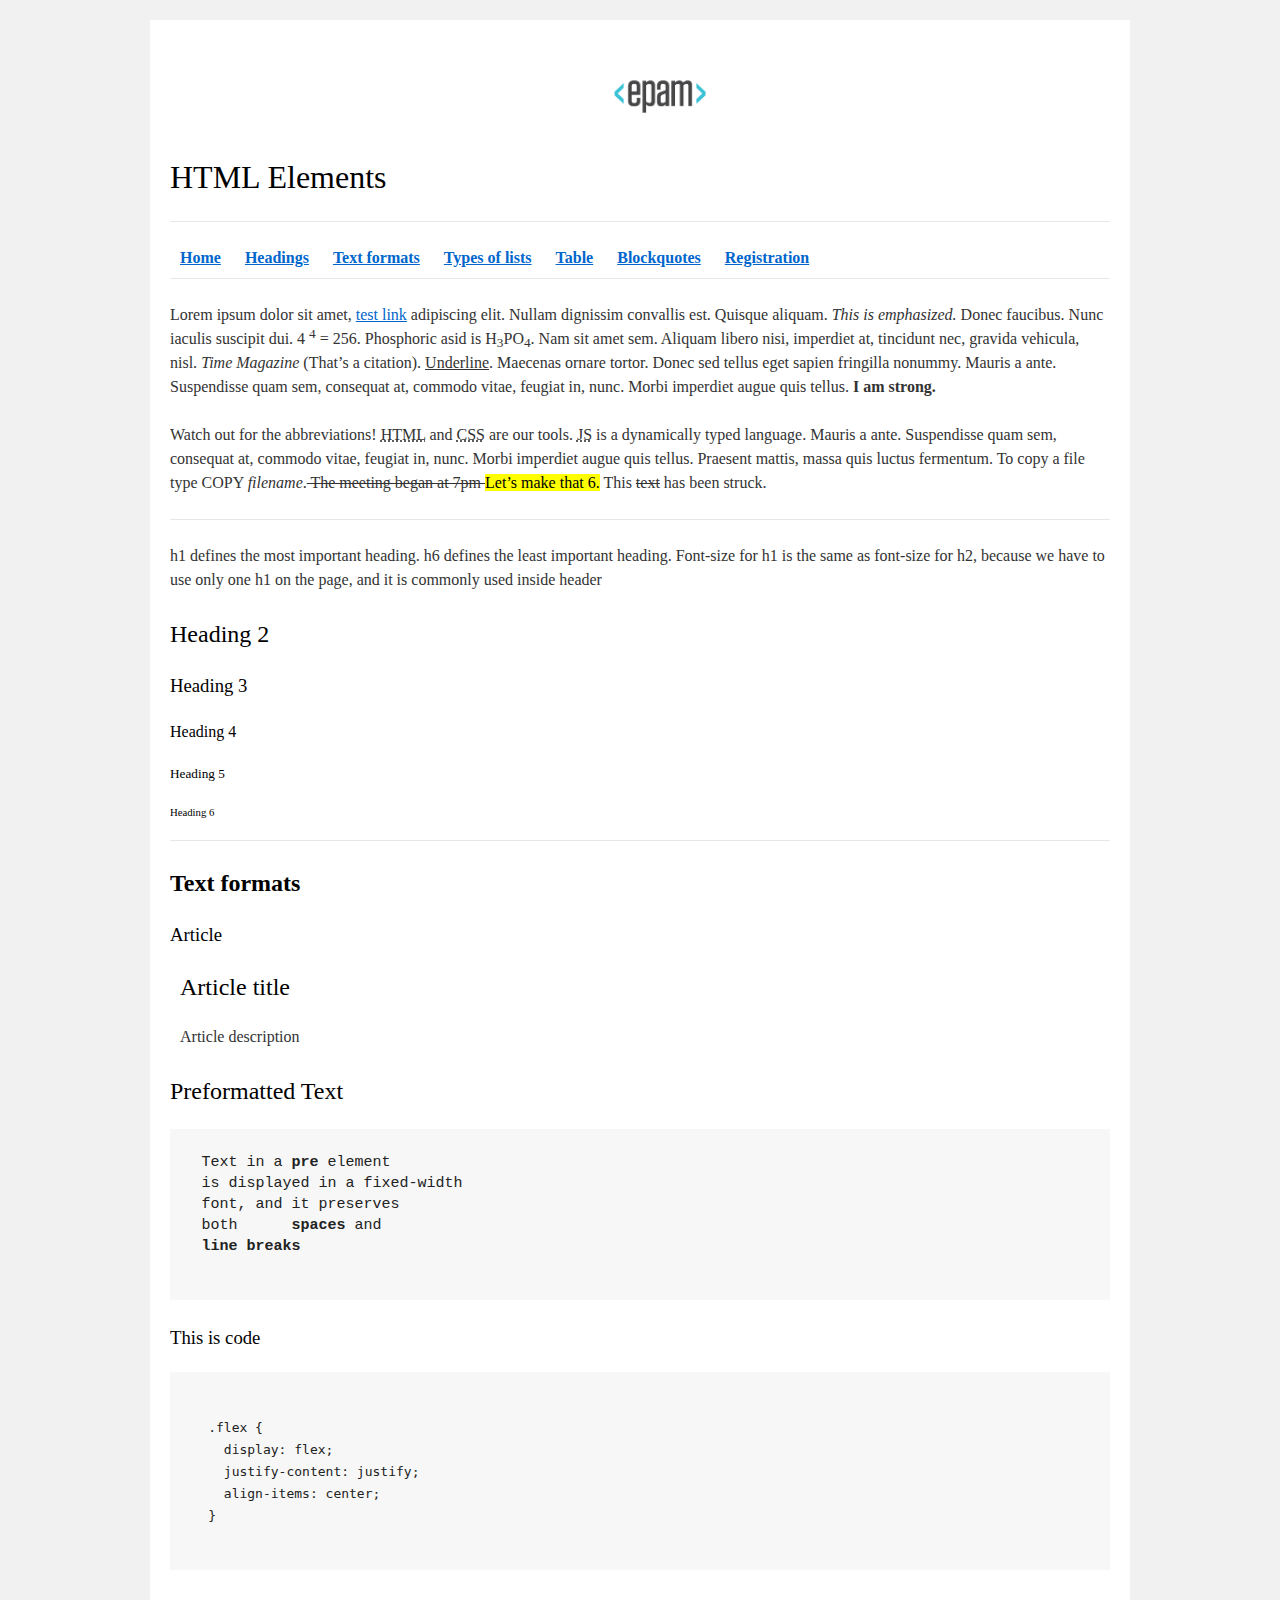
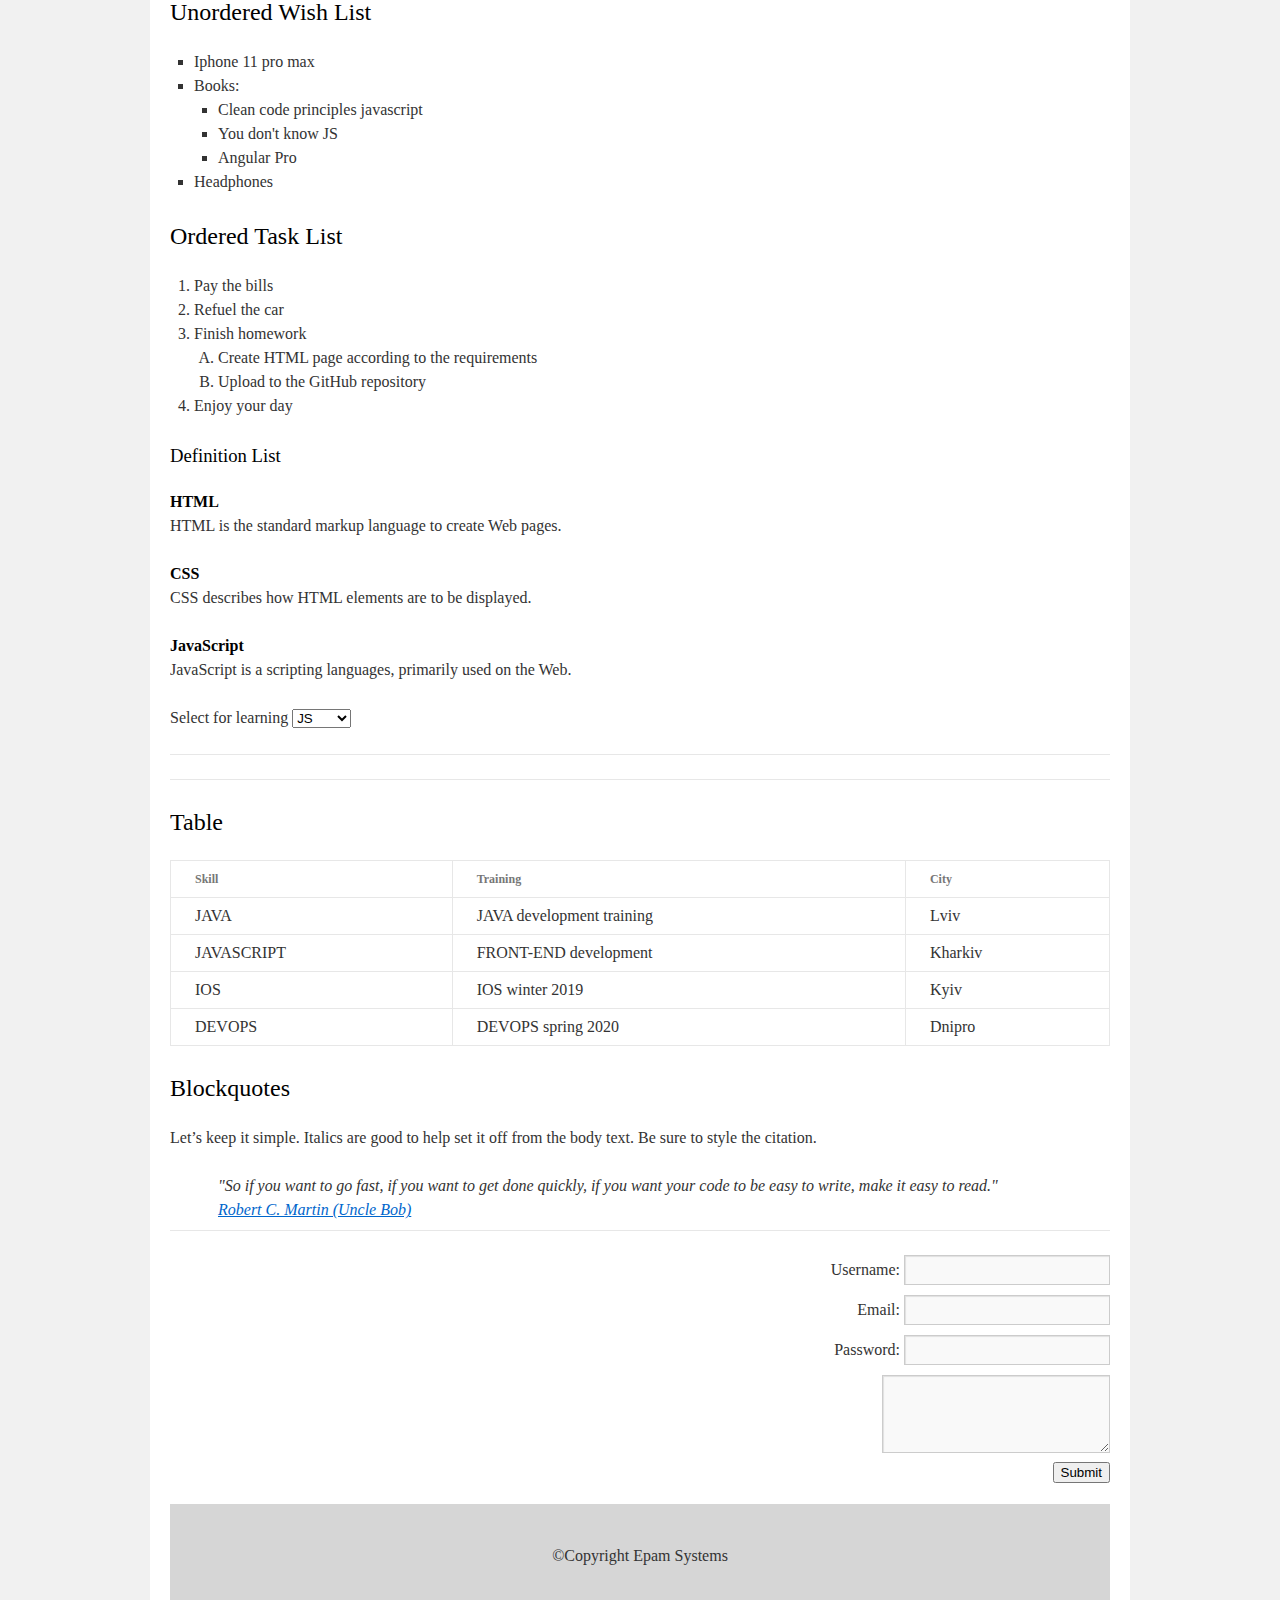
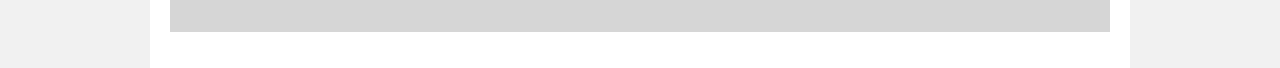
<file: FL12_HW1/homework/index.html>
<!DOCTYPE html>
<html lang="en">
  <head>
    <meta charset="utf-8" />
    <title>HTML Basics</title>
    <link rel="stylesheet" href="style.css" />
  </head>
  <body>
    <div id="wrapper">
      <div id="main">
        <div id="container">
          <div id="content" role="main">
            <header>
            <a href="http://www.epam.com/"><img src="logo.png" alt="logo" /></a>
            <h1>HTML Elements</h1>
            </header>
            <hr>
            <div id="home">
            <nav>
              <a href="#home"><strong>Home</strong></a>
              <a href="#Headings"><strong>Headings</strong></a>
              <a href="#TextFormats"><strong>Text formats</strong></a>
              <a href="#TypesOfLists"><strong>Types of lists</strong></a>
              <a href="#Table"><strong>Table</strong></a>
              <a href="#Blockquotes"><strong>Blockquotes</strong></a>
              <a href="#Registration"><strong>Registration</strong></a>
            </nav>
            <hr>
             <p>
              Lorem ipsum dolor sit amet, <a href="#">test link</a> adipiscing
              elit. Nullam dignissim convallis est. Quisque aliquam.
              <i>This is emphasized.</i>
              Donec faucibus. Nunc iaculis suscipit dui. 4 <sup>4</sup> = 256. Phosphoric asid is
              H<sub>3</sub>PO<sub>4</sub>. Nam sit amet sem. Aliquam libero nisi, imperdiet at,
              tincidunt nec, gravida vehicula, nisl. <i>Time Magazine</i> (That’s a
              citation). <u>Underline</u>. Maecenas ornare tortor. Donec sed tellus
              eget sapien fringilla nonummy. Mauris a ante. Suspendisse quam
              sem, consequat at, commodo vitae, feugiat in, nunc. Morbi
              imperdiet augue quis tellus.
              <strong>I am strong.</strong>
            </p>
            <p>
              Watch out for the abbreviations!  <abbr title="Hyper Text Markup Language">HTML</abbr>
              and  <abbr title="Cascading Style Sheets">CSS</abbr> are our tools. <abbr title="
              JavaScript">JS</abbr> is a
              dynamically typed language. Mauris a ante. Suspendisse quam sem,
              consequat at, commodo vitae, feugiat in, nunc. Morbi imperdiet
              augue quis tellus. Praesent mattis, massa quis luctus fermentum.
              To copy a file type COPY <i>filename</i>.<del> The meeting began at 7pm </del> <mark>Let’s
              make that 6.</mark> This <del>text</del> has been struck.
            </p>
          </div>
            <hr>
            <div id="Headings">
            <p>h1 defines the most important heading. h6 defines the least important heading. Font-size for h1 is the same as font-size for h2, because we have to use only one h1 on the page, and it is commonly used inside header</p>
          <h2>Heading 2</h2>
          <h3>Heading 3</h3>
          <h4>Heading 4</h4>
          <h5>Heading 5</h5>
          <h6>Heading 6</h6>
        </div>
          <hr>
          <div id="TextFormats">
    <h2><b>Text formats</b></h2>
    <h3>Article</h3>
    <article>
    <h2>Article title</h2>
    <p>Article description</p>
  </article>
    <h2>Preformatted Text</h2> 
  </div>
    <pre>
 Text in a <b>pre</b> element
 is displayed in a fixed-width
 font, and it preserves
 both      <b>spaces</b> and
 <b>line breaks</b>
            </pre>
           <h3>This is code</h3>
                        <pre> <code>
  .flex {
    display: flex;
    justify-content: justify;
    align-items: center;
  }
</code> </pre>  
      <div id="TypesOfLists">
      <h2>Unordered Wish List</h2>
      <ul>
        <li>Iphone 11 pro max</li>
        <li>Books:
          <ul>
              <li>Clean code principles javascript</li>
              <li>You don't know JS</li>
              <li>Angular Pro</li>
          </ul>
          </li>
        <li>Headphones</li>
      </ul>
      <h2>Ordered Task List</h2>
      <ol>
          <li>Pay the bills</li>
          <li>Refuel the car</li>
          <li>Finish homework
          <ol>
          <li >Create HTML page according to the requirements</li>
          <li >Upload to the GitHub repository</li>
          </ol></li>
          <li>Enjoy your day</li>
        </ol>
        <h3>Definition List</h3>
        <dl>
          <dt>HTML</dt>
          <dd>
          HTML is the standard markup language to create Web pages.</dd>
          <dt>CSS</dt>
          <dd>CSS describes how HTML elements are to be displayed.</dd>
          <dt>JavaScript</dt>
          <dd>JavaScript is a scripting languages, primarily used on the Web.</dd>
        </dl>
         <p> Select for learning <select>
              <option value="JS">JS</option>
              <option value="HTML">HTML</option>
              <option value="CSS">CSS</option>
          </select></p>
      </div>
    <hr>
    <div id="Table">
    <hr>
    <h2>Table</h2>
    <table>
            <thead>
                <tr>
                   <th>Skill</th>
                   <th>Training</th>
                   <th>City</th>
                </tr>
            </thead>
            <tbody>
                <tr>
                    <td>JAVA</td>
                    <td>JAVA development training</td>
                    <td>Lviv</td>
                </tr>
                <tr>
                    <td>JAVASCRIPT</td>
                    <td>FRONT-END development</td>
                    <td>Kharkiv</td>
                </tr>
                <tr>
                    <td>IOS</td>
                    <td>IOS winter 2019</td>
                    <td>Kyiv</td>
                </tr>
                <tr>
                    <td>DEVOPS</td>
                    <td>DEVOPS spring 2020</td>
                    <td>Dnipro</td>
                  </tr>  
             </tbody>  
    </table>  
    </div>
      <div id="Blockquotes">
      <h2>Blockquotes</h2>
    <p>Let’s keep it simple. Italics are good to help set it off from the body text. Be sure to style the citation.</p>
    <blockquote>"So if you want to go fast, if you want to get done quickly, if you want your code to be easy to write, make it easy to read."</blockquote>
    <blockquote><a href="#">Robert C. Martin (Uncle Bob)</a></blockquote>
  </div>
  <hr>
  <div id="Registration">
    <form method="POST" action="https://formspree.io/alligarch@gmail.com">
      <label>Username: <input type="text" name="username"></label><br>
      <label for="user-email">Email:</label>
      <input id="user-email" type="email" name="user-email"><br>
      <label for="user-password">Password:</label>
      <input id="user-password" type="password" name="user-password"><br>
      <textarea cols="23" rows="3"></textarea><br>
      <button type="submit">Submit</button>
  </form>
  </div>
   <footer>
  <p>&copy;Copyright Epam Systems</p>
    </footer>
          </div>
        </div>
      </div>
    </div>
  </body>
</html>
</file>
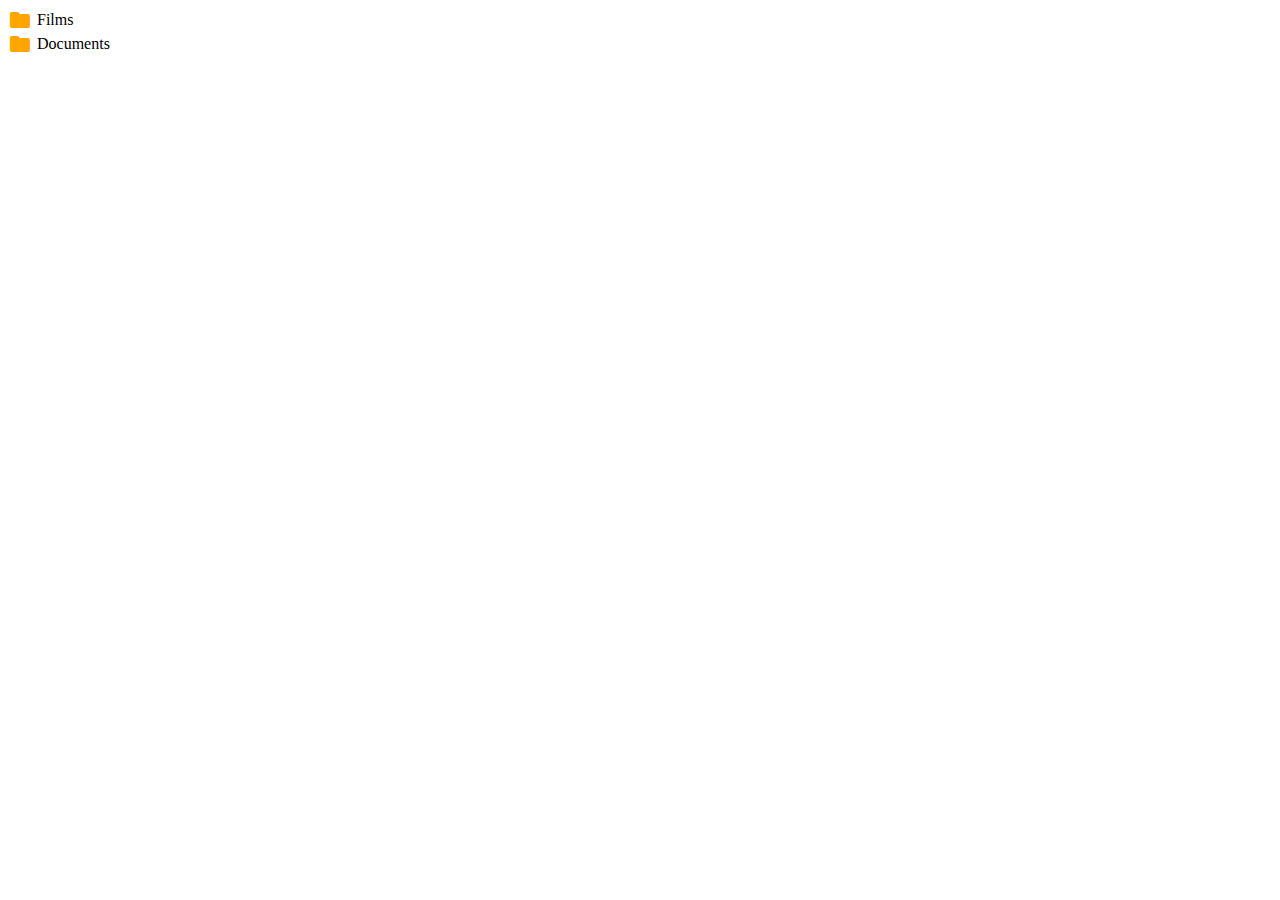
<file: FL12_HW11/homework/index.html>
<!-- DO NOT MODIFY THIS FILE -->
<!DOCTYPE html>
<html lang="en">
<head>
  <meta charset="UTF-8">
  <title>Homework 11 - DOM</title>
  <link rel="stylesheet" href="material-icons/material-icons.css">
  <link rel="stylesheet" href="styles.css">
</head>
<body>
  <div id="root"></div>
  <script src="app.js"></script>
</body>
</html>
</file>
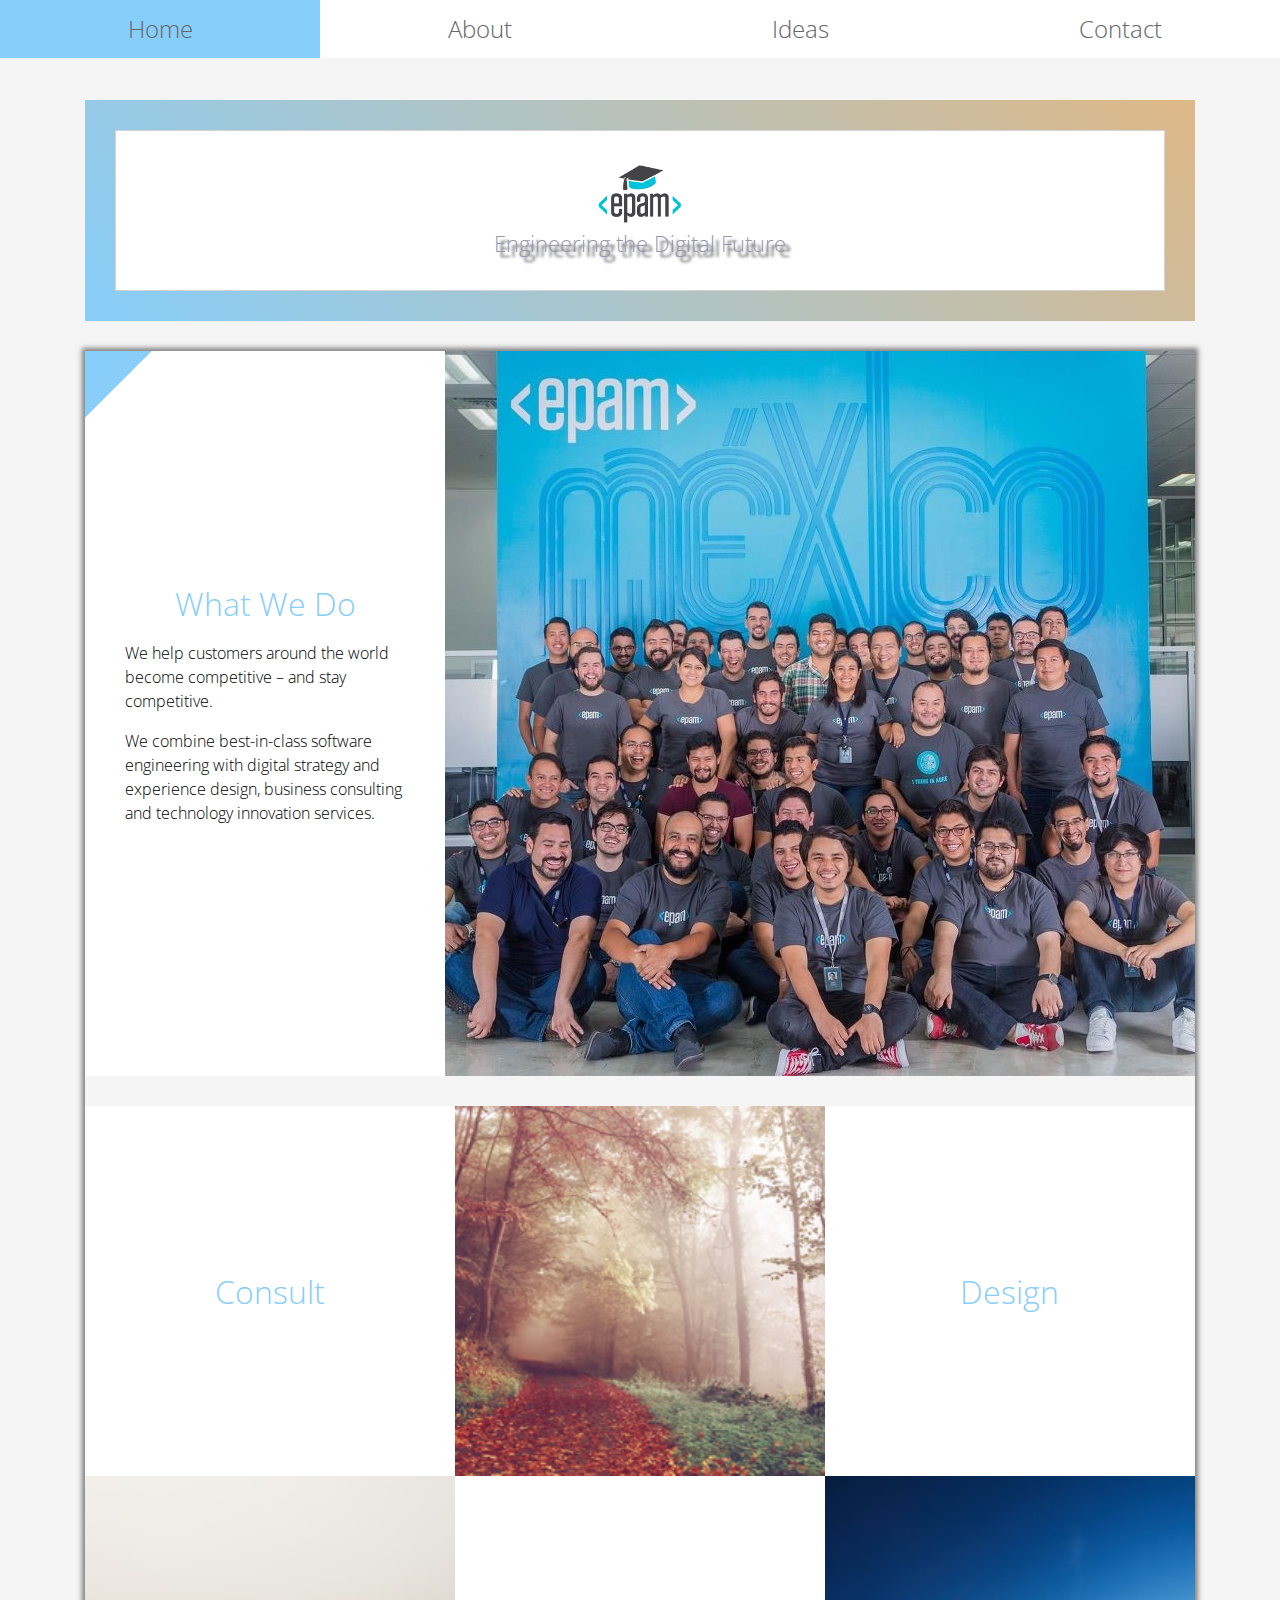
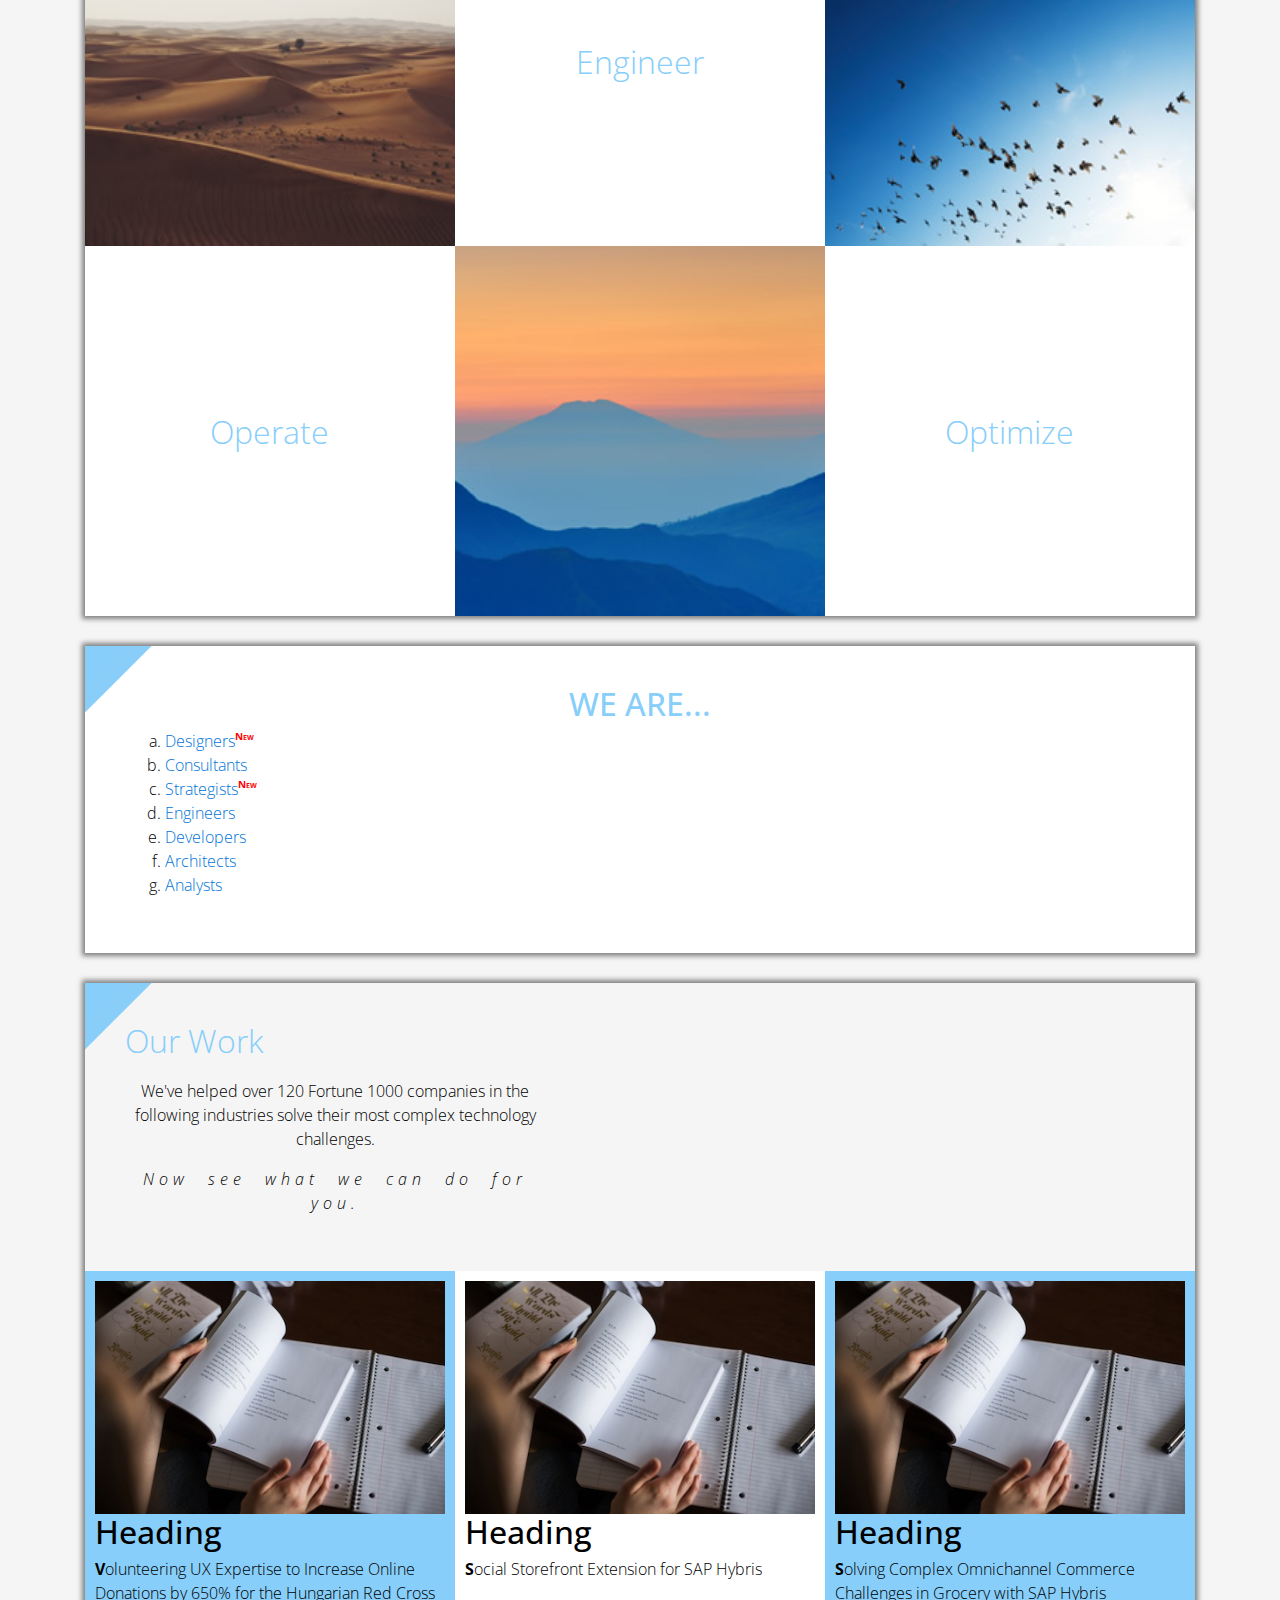
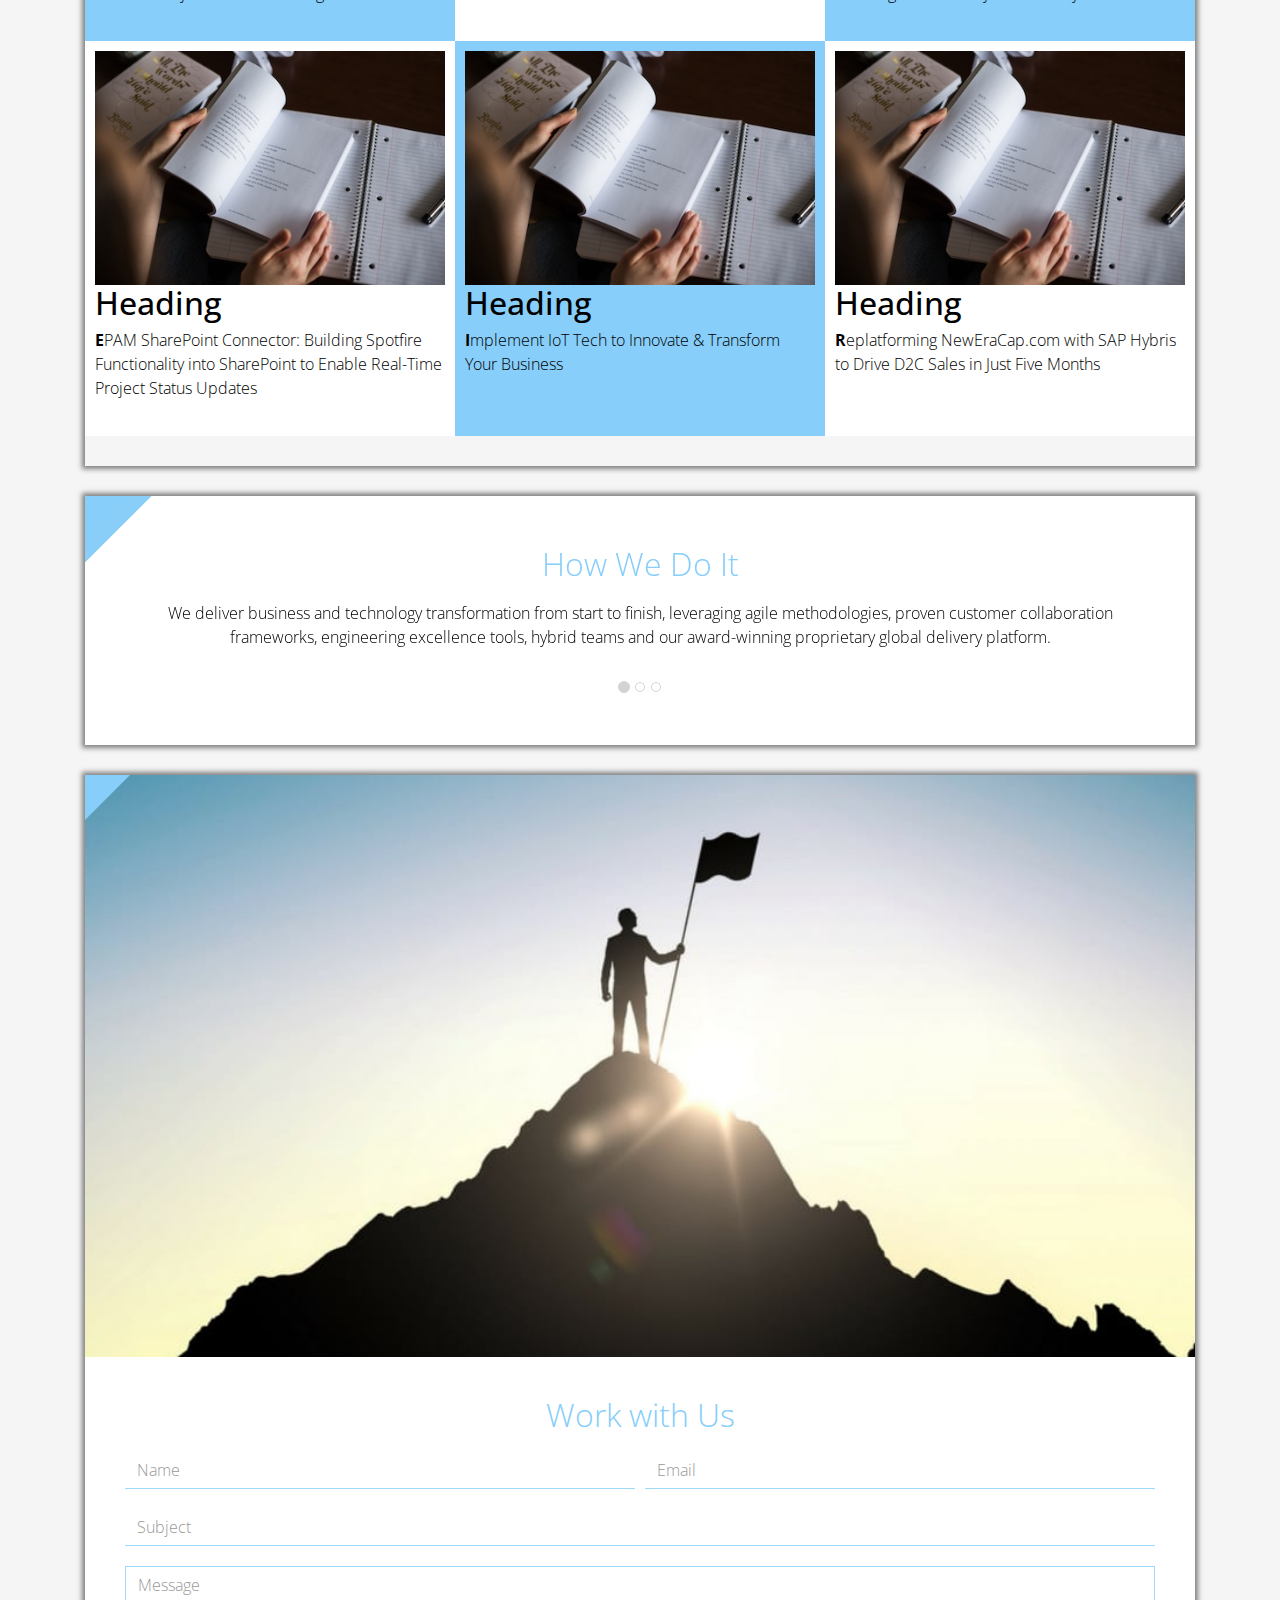
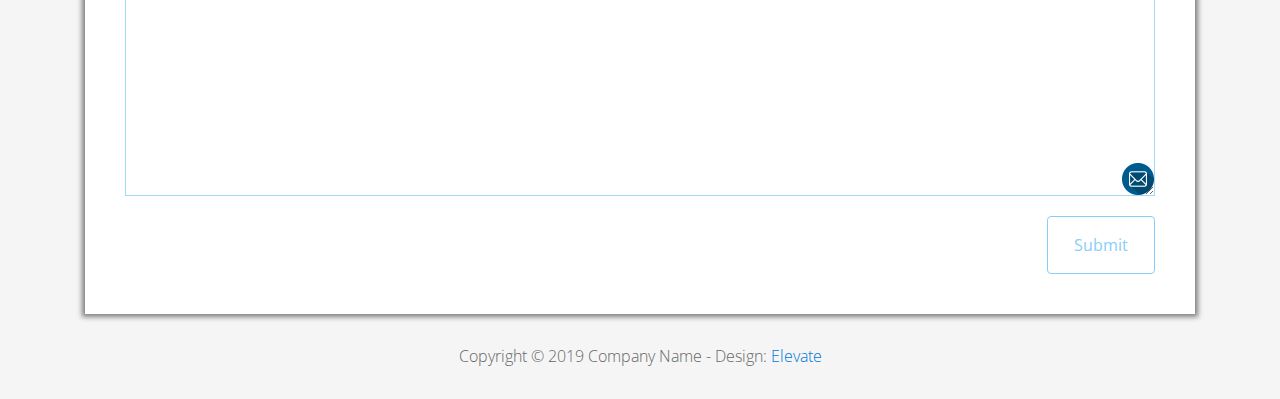
<file: FL12_HW2/homework/index.html>
<!DOCTYPE html>
<html lang="en">
<head>
  <meta charset="utf-8">
  <meta http-equiv="X-UA-Compatible" content="IE=edge">
  <meta name="viewport" content="width=device-width, initial-scale=1">

  <title>CSS Basics HW</title>



  <!-- load stylesheets -->
  <link rel="stylesheet" href="http://fonts.googleapis.com/css?family=Open+Sans:300,400">
  <!-- Google web font "Open Sans" -->
  <link rel="stylesheet" href="css/bootstrap.min.css">
  <!-- Bootstrap style -->
  <link rel="stylesheet" href="css/general.css">
  <link rel="stylesheet" href="css/style.css">
  <!-- Templatemo style -->
</head>

<body>
<div class="container">

  <div class="tm-sidebar">
    <nav class="tm-main-nav">
      <ul>
        <li class="tm-nav-item"><a href="#home" class="tm-nav-item-link">Home</a></li>
        <li class="tm-nav-item"><a href="#about" class="tm-nav-item-link">About</a></li>
        <li class="tm-nav-item"><a href="#ideas" class="tm-nav-item-link">Ideas</a></li>
        <li class="tm-nav-item"><a href="#contact" class="tm-nav-item-link">Contact</a></li>
      </ul>
    </nav>
  </div>

  <div class="tm-main-content">

    <div id="home" class="tm-content-box tm-content-header margin-b-10">
      <div class="tm-banner">
        <div class="tm-banner-inner">
          <img src="img/epam_logo.png" width="100" alt="">
          <p class="tm-banner-text">Engineering the Digital Future</p>
        </div>
      </div>
    </div>

    <section>
      <div class="tm-content-box flex-2-col">

        <div class="padding-medium flex-item tm-team-description-container flex-item">
          <h2 class="tm-section-title">What We Do</h2>
          <p class="tm-section-description">We help customers around the world become competitive – and stay competitive.</p>
          <p class="tm-section-description"> We combine best-in-class software engineering with digital strategy and experience design, business consulting and technology innovation services.</p>
        </div>
        <div class="flex-item tm-team-img">
          <img src="img/epam-mexico.jpg" alt="epam-mexico">
        </div>

      </div>

      <div id="about" class="tm-content-box">

        <ul class="boxes gallery-container">
          <li class="box box-bg">
            <h2 class="tm-section-title tm-section-title-box tm-box-bg-title">Consult</h2>
          </li>
          <li class="box">
            <a href="img/idea-large-01.jpg">
              <img src="img/idea-01.jpg" alt="Image" class="img-fluid thumbnail box-img">
            </a>
          </li>
          <li class="box box-bg">
            <h2 class="tm-section-title tm-section-title-box tm-box-bg-title">Design</h2>
          </li>
          <li class="box">
            <a href="img/idea-large-02.jpg">
              <img src="img/idea-02.jpg" alt="Image" class="img-fluid thumbnail box-img">
            </a>
          </li>
          <li class="box box-bg">
            <h2 class="tm-section-title tm-section-title-box tm-box-bg-title">Engineer</h2>
          </li>
          <li class="box">
            <a href="img/idea-large-03.jpg">
              <img src="img/idea-03.jpg" alt="Image" class="img-fluid thumbnail box-img">
            </a>
          </li>
          <li class="box box-bg">
            <h2 class="tm-section-title tm-section-title-box tm-box-bg-title">Operate</h2>
          </li>
          <li class="box">
            <a href="img/idea-large-04.jpg">
              <img src="img/idea-04.jpg" alt="Image" class="img-fluid thumbnail box-img">
            </a>
          </li>
          <li class="box box-bg">
            <h2 class="tm-section-title tm-section-title-box tm-box-bg-title">Optimize</h2>
          </li>
        </ul>

      </div>

    </section>

    <!-- slider -->
    <section class="heading tm-content-box">
      <div class="padding-medium">
        <h2> WE ARE...</h2>
        <ol>
          <li><a href="index.html" class="text">Designers</a></li>
          <li><a href="index.html">Consultants</a></li>
          <li><a href="#" class="text">Strategists</a></li>
          <li><a href="#">Engineers</a></li>
          <li><a href="#">Developers</a></li>
          <li><a href="#">Architects</a></li>
          <li><a href="#">Analysts</a></li>
        </ol>
      </div>
    </section>

    <section class="blocks">
      <div class="padding-medium flex-item tm-team-description-container">
        <h2 class="tm-section-title">Our Work</h2>
        <p class="tm-section-description">We've helped over 120 Fortune 1000 companies in the following industries solve their most complex technology challenges. </p>
        <p class="tm-section-description"> Now see what we can do for you.</p>
      </div>
      <div class="tm-content-box flex-2-col">
      </div>
      <div  class="tm-content-box">
        <ul class="boxes gallery-container">
          <li class="box box-work">
            <img src="img/study.jpeg" alt="Image" class="img-fluid">
            <div>
              <h2>Heading</h2>
              <p>Volunteering UX Expertise to Increase Online Donations by 650% for the Hungarian Red Cross</p>
            </div>
          </li>
          <li class="box box-work">
            <img src="img/study.jpeg" alt="Image" class="img-fluid">
            <div>
              <h2>Heading</h2>
              <p>Social Storefront Extension for SAP Hybris</p>
            </div>
          </li>
          <li class="box box-work">
            <img src="img/study.jpeg" alt="Image" class="img-fluid">
            <div>
              <h2>Heading</h2>
              <p>Solving Complex Omnichannel Commerce Challenges in Grocery with SAP Hybris</p>
            </div>
          </li>
          <li class="box box-work">
            <img src="img/study.jpeg" alt="Image" class="img-fluid">
            <div>
              <h2>Heading</h2>
              <p>EPAM SharePoint Connector: Building Spotfire Functionality into SharePoint to Enable Real-Time Project Status Updates</p>
            </div>
          </li>
          <li class="box box-work">
            <img src="img/study.jpeg" alt="Image" class="img-fluid">
            <div>
              <h2>Heading</h2>
              <p>Implement IoT Tech to Innovate &amp; Transform Your Business</p>
            </div>
          </li>
          <li class="box box-work">
            <img src="img/study.jpeg" alt="Image" class="img-fluid">
            <div>
              <h2>Heading</h2>
              <p>Replatforming NewEraCap.com with SAP Hybris to Drive D2C Sales in Just Five Months</p>
            </div>
          </li>
        </ul>

      </div>
    </section>

    <section id="ideas">
      <div id="tmCarousel" class="carousel slide tm-content-box" data-ride="carousel">

        <ol class="carousel-indicators">
          <li data-target="#tmCarousel" data-slide-to="0" class="active"></li>
          <li data-target="#tmCarousel" data-slide-to="1" class=""></li>
          <li data-target="#tmCarousel" data-slide-to="2" class=""></li>
        </ol>

        <div class="carousel-inner" role="listbox">

          <div class="carousel-item active">
            <div class="carousel-content">
              <div class="flex-item">
                <h2 class="tm-section-title">How We Do It</h2>
                <p class="tm-section-description carousel-description">We deliver business and technology transformation from start to finish, leveraging agile methodologies, proven customer collaboration frameworks, engineering excellence tools, hybrid teams and our award-winning proprietary global delivery platform.</p>
              </div>
            </div>
          </div>

          <div class="carousel-item">
            <div class="carousel-content">
              <div class="flex-item">
                <h2 class="tm-section-title">Our Clients</h2>
                <p class="tm-section-description carousel-description">Lorem ipsum dolor sit amet,
                  consectetur adipiscing elit. Quisque vel nisi pharetra nibh varius pharetra ac
                  sagittis nisi. Etiam pharetra vestibulum hendrerit. Pellentesque interdum metus
                  sed massa rutrum.</p>
              </div>
            </div>
          </div>

          <div class="carousel-item">
            <div class="carousel-content">
              <div class="flex-item">
                <h2 class="tm-section-title">Our Projects</h2>
                <p class="tm-section-description carousel-description">Donec ex libero, fringilla
                  vitae purus sit amet, rhoncus pharetra lorem. Pellentesque id sem id lacus
                  ultricies vehicula. Aliquam rutrum mi non. Pellentesque interdum metus sed massa
                  rutrum.</p>
              </div>
            </div>
          </div>

        </div>

      </div>
    </section>

    <section class="tm-content-box">
      <img src="img/contact-us.jpg" alt="Contact image" class="img-fluid img-contact-us">

      <div id="contact" class="padding-medium">
        <h2 class="tm-section-title">Work with Us</h2>
        <form action="#contact" method="get" class="contact-form">

          <div class="form-group col-xs-12 col-sm-12 col-md-6 col-lg-6 form-group-2-col-left">
            <input type="text" id="contact_name" name="contact_name" class="form-control"
                   placeholder="Name" required/>
          </div>
          <div class="form-group col-xs-12 col-sm-12 col-md-6 col-lg-6 form-group-2-col-right mandatory-field">
            <input type="email" id="contact_email" name="contact_email" class="form-control"
                   placeholder="Email" required/>
          </div>
          <div class="form-group">
            <input type="text" id="contact_subject" name="contact_subject" class="form-control"
                   placeholder="Subject" required/>
          </div>
          <div class="form-group">
            <textarea id="contact_message" name="contact_message" class="form-control" rows="9"
                      placeholder="Message" required></textarea>
          </div>

          <button type="submit" class="btn btn-primary submit-btn">Submit</button>

        </form>
      </div>
    </section>

    <footer class="tm-footer">
      <p class="text-xs-center">Copyright &copy; 2019 Company Name

        - Design: <a rel="nofollow" href="http://www.templatemo.com/tm-481-elevate"
                     target="_parent">Elevate</a></p>
    </footer>

  </div>

</div>

</body>
</html>
</file>
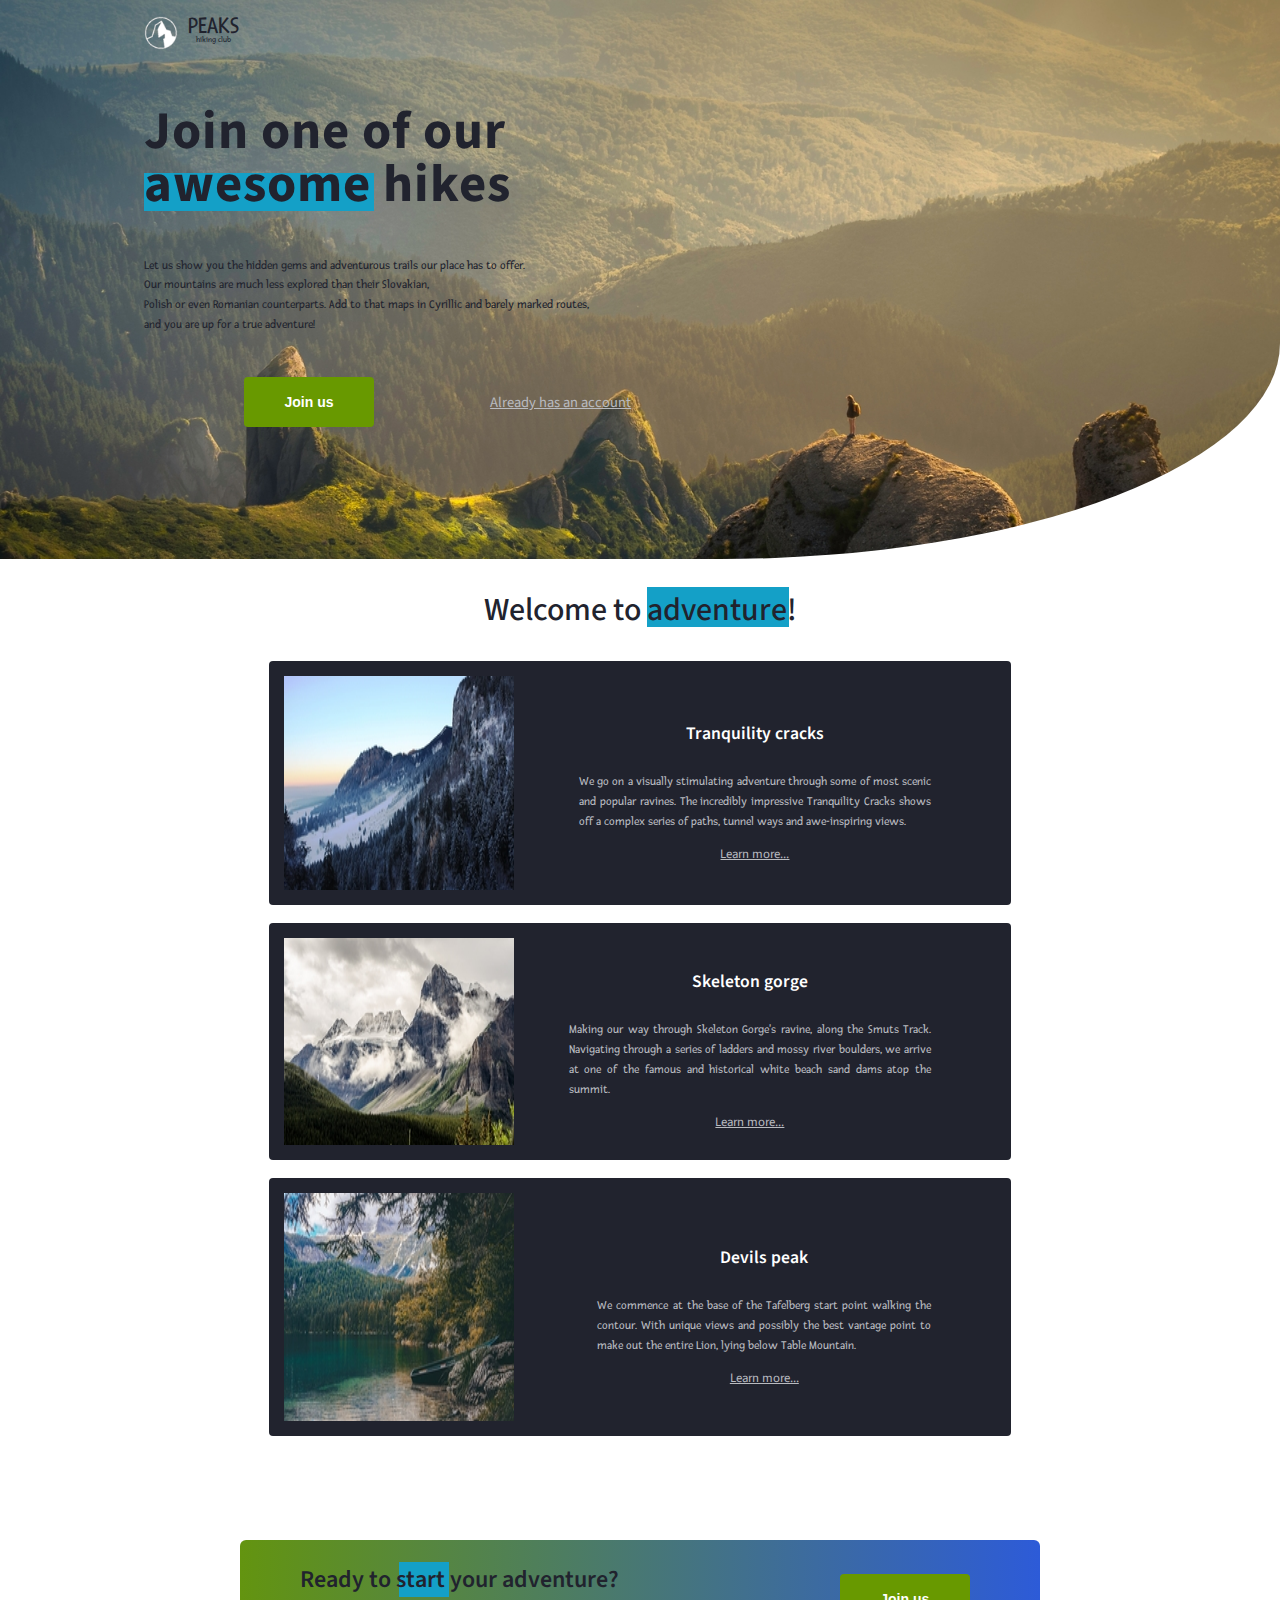
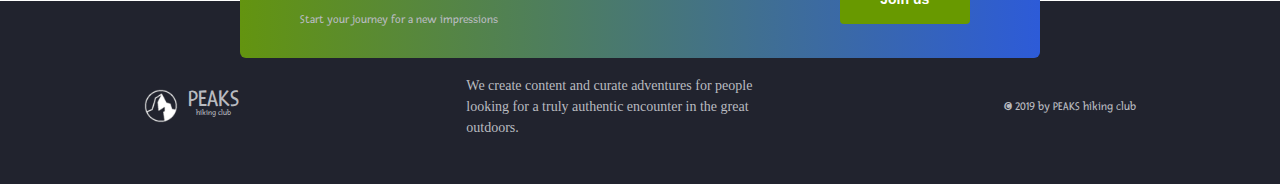
<file: FL12_HW3/homework/index.html>
<!DOCTYPE html>
<html lang="en">

<head>
    <meta charset="UTF-8">
    <meta name="viewport" content="width=device-width, initial-scale=1.0">
    <meta http-equiv="X-UA-Compatible" content="ie=edge">
    <link href="https://fonts.googleapis.com/css?family=Hind:400,600%7CSource+Sans+Pro:400,600,700%7CFresca"
          rel="stylesheet"/>

    <!-- Styles should be switched here: -->

     <link rel="stylesheet" type="text/css" href="css/style1.css">
      <!--  <link rel="stylesheet" type="text/css" href="css/style2.css">-->

    <title>PEAKS hiking club</title>
</head>

<body>
<header class="header">
    <div class="header-wrap">
        <div class="landing-logo">
            <img src="img/m-logo.png" alt="logo"/>
            <p>PEAKS<span>hiking club</span></p>
        </div>
        <p class="header_heading">
            Join one of our awesome hikes
        </p>
        <p class="header_text">
            Let us show you the hidden gems and adventurous trails our place has to offer.
            Our mountains are much less explored than their Slovakian,
            Polish or even Romanian counterparts. Add to that maps in Cyrillic and barely marked routes,
            and you are up for a true adventure!
        </p>
        <div>
            <button class="header_button">Join us</button>
            <a href="#" class="login">Already has an account</a>
        </div>
    </div>
</header>
<main class="section">
    <p class="section_text">
        Welcome to adventure!
    </p>
    <div class="section_card_wrap">
        <div class="section_card">
            <img class="section_card_img"
                 src="img/m-1.jpg"
                 alt="experts"/>
            <div class="section_card_right_container">
                <p class="section_card_heading">
                    Tranquility cracks
                </p>
                <p class="section_card_text">
                    We go on a visually stimulating adventure through some of most scenic and popular ravines.
                    The incredibly impressive Tranquility Cracks shows off a complex series of paths, tunnel ways and
                    awe-inspiring views.
                </p>
                <a href="#" class="section_link">Learn more...</a>
            </div>
        </div>
        <div class="section_card">
            <img class="section_card_img"
                 src="img/m-2.jpg"
                 alt="content formats"/>
            <div class="section_card_right_container">
                <p class="section_card_heading">
                    Skeleton gorge
                </p>
                <p class="section_card_text">
                    Making our way through Skeleton Gorge's ravine, along the Smuts Track.
                    Navigating through a series of ladders and mossy river boulders, we arrive at one of the famous and
                    historical white beach sand dams atop the summit.
                </p>
                <a href="#" class="section_link">Learn more...</a>
            </div>
        </div>
        <div class="section_card">
            <img class="section_card_img"
                 src="img/m-3.jpg"
                 alt="certificate"/>
            <div class="section_card_right_container">
                <p class="section_card_heading">
                    Devils peak
                </p>
                <p class="section_card_text">
                    We commence at the base of the Tafelberg start point walking the contour.
                    With unique views and possibly the best vantage point to make out the entire Lion, lying below Table
                    Mountain.
                </p>
                <a href="#" class="section_link">Learn more...</a>
            </div>
        </div>
    </div>
    <div class="section_banner">
        <div class="section_banner_text_wrap">
            <p class="section_banner_heading">
                Ready to start your adventure?
            </p>
            <p class="section_banner_text">
                Start your journey for a new impressions
            </p>
        </div>
        <button class="section_banner_button">Join us</button>
    </div>
</main>
<footer class="footer">
    <div class="footer-wrap">
        <div class="footer_logo landing-logo">
            <img src="img/m-logo.png" alt="logo"/>
            <p>PEAKS<span>hiking club</span></p>
        </div>
        <p class="footer_text">
            We create content and curate adventures for people looking for a truly authentic encounter in the great
            outdoors.
        </p>
        <span class="footer-cr">
          &copy; 2019 by PEAKS hiking club
        </span>
    </div>
</footer>
</body>

</html>
</file>
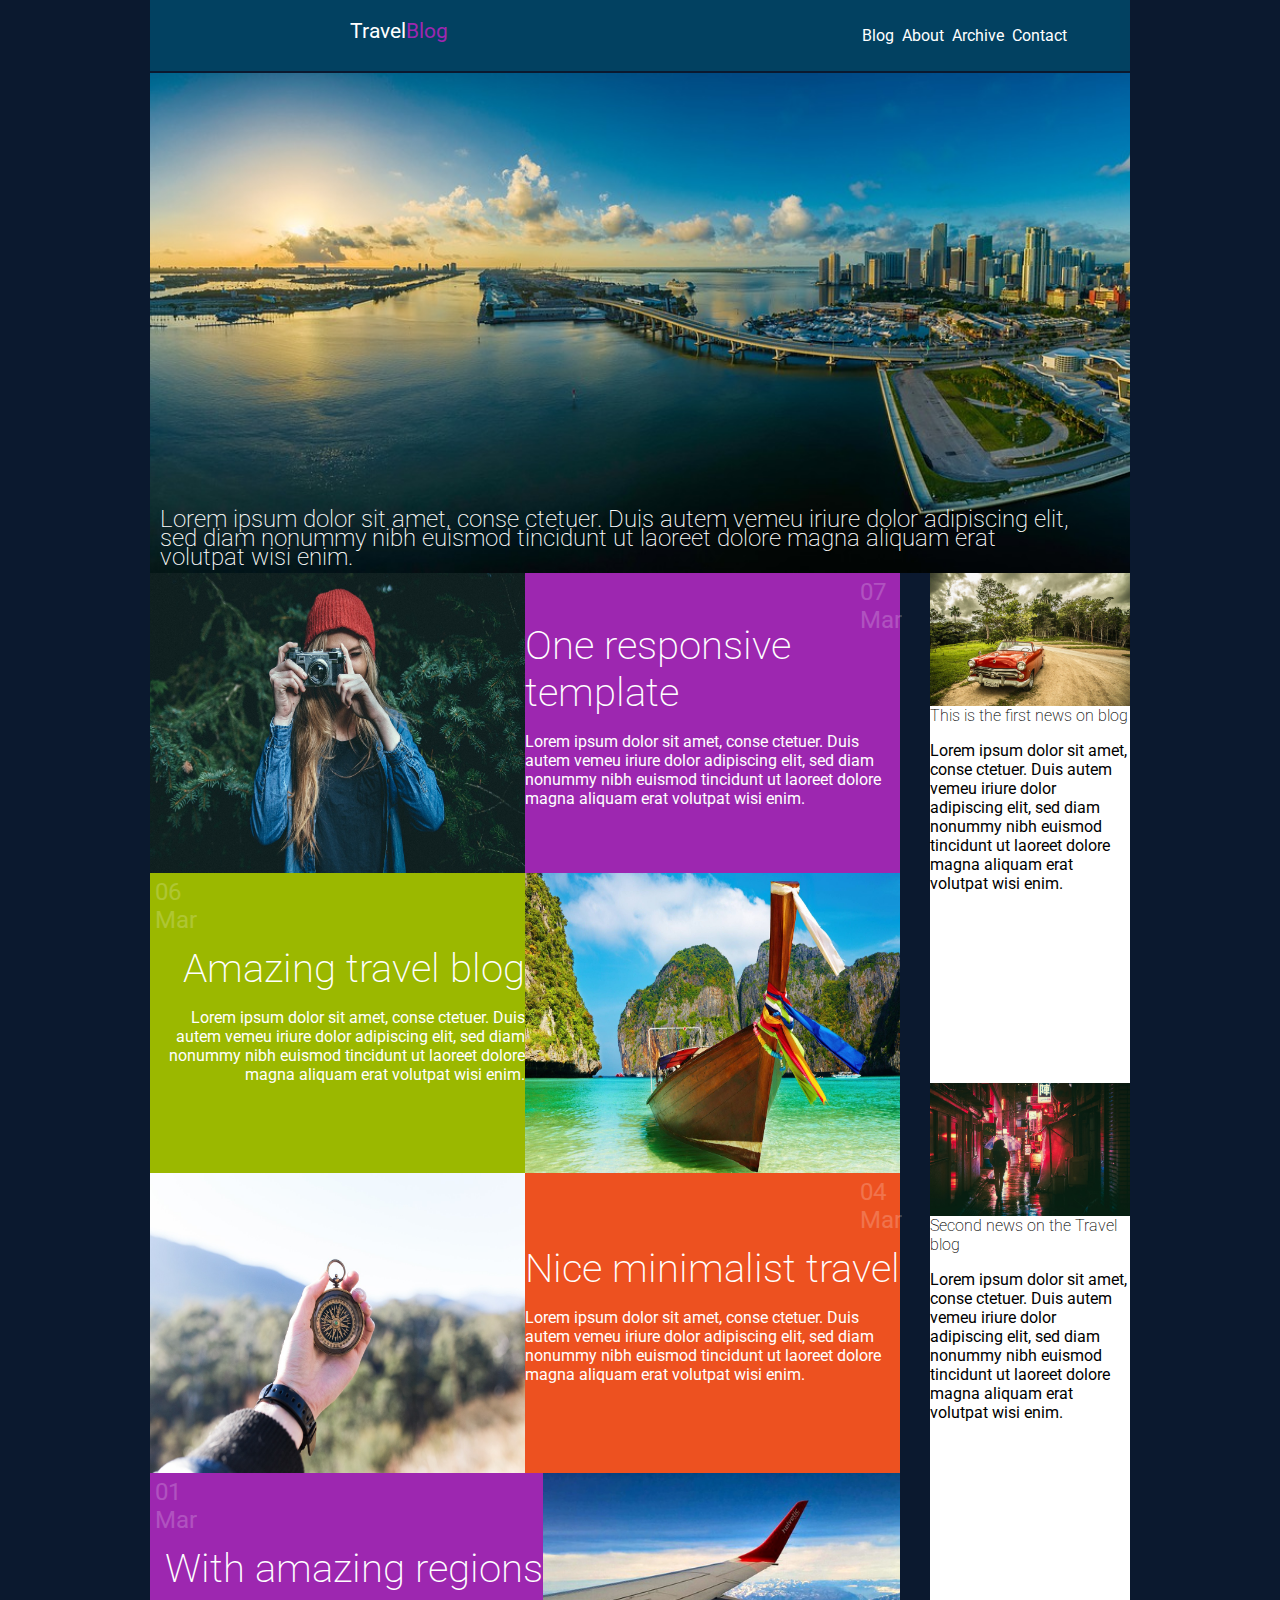
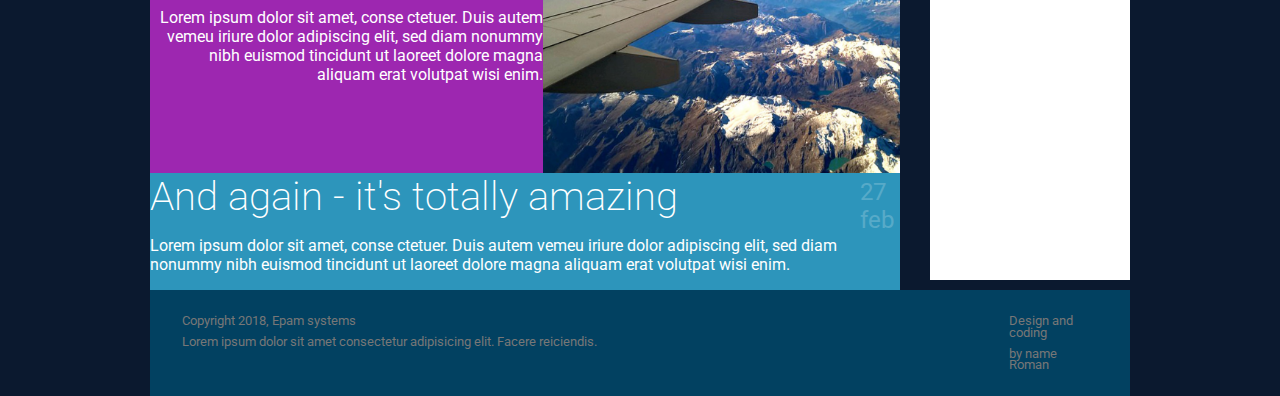
<file: FL12_HW5/homework/index.html>
<!DOCTYPE html>
<html lang="zxx">
  <head>
    <meta charset="UTF-8" />
    <meta name="viewport" content="width=device-width, initial-scale=1.0" />
    <meta http-equiv="X-UA-Compatible" content="ie=edge" />
    <link rel="stylesheet" href="css/styles.css" />
    <link
      href="https://fonts.googleapis.com/css?family=Roboto:400,100,300,700&subset=latin,latin-ext"
      rel="stylesheet"
      type="text/css"
    />
    <title>Responsive</title>
  </head>
  <body>
    <div class="size">
      <header>
        <div class="nav_header">
          <div class="menu_button">
            <div></div>
            <div></div>
            <div></div>
          </div>
        <nav>
          <p class="logo">Travel<span>Blog</span></p>
          <ul class="menu">
            <li><a href="#Blog">Blog</a></li>
            <li><a href="#About">About</a></li>
            <li><a href="#Archive">Archive</a></li>
            <li><a href="#contact">Contact</a></li>
          </ul>
        </nav>
        </div>
        <div class="banner">
          <div class="banner-h">My awesome story</div>
          <p class="banner-p">
            Lorem ipsum dolor sit amet, conse ctetuer. Duis autem vemeu iriure
            dolor adipiscing elit, sed diam nonummy nibh euismod tincidunt ut
            laoreet dolore magna aliquam erat volutpat wisi enim.
          </p>
        </div>
      </header>
      <div class="wrapper">
        <div class="content">
          <div class="left-post post-0">
            <img class="image" src="img/post1.jpg" alt="girl" />
            <div class="left-post-text">
              <div class="left-post-text-d">One responsive template</div>
              <div class="post-text-date">07 Mar</div>
              <p class="left-post-text-p">
                Lorem ipsum dolor sit amet, conse ctetuer. Duis autem vemeu
                iriure dolor adipiscing elit, sed diam nonummy nibh euismod
                tincidunt ut laoreet dolore magna aliquam erat volutpat wisi
                enim.
              </p>
            </div>
          </div>
          <div class="left-post post-1">
            <img class="image" src=" img/post2.jpg" alt="boat" />
            <div class="left-post-text">
              <div class="left-post-text-d">Amazing travel blog</div>
              <div class="post-text-date">06 Mar</div>
              <p class="left-post-text-p">
                Lorem ipsum dolor sit amet, conse ctetuer. Duis autem vemeu
                iriure dolor adipiscing elit, sed diam nonummy nibh euismod
                tincidunt ut laoreet dolore magna aliquam erat volutpat wisi
                enim.
              </p>
            </div>
          </div>
          <div class="left-post post-2">
            <img class="image" src="img/post3.jpg" alt="compass" />
            <div class="left-post-text">
              <div class="left-post-text-d">Nice minimalist travel</div>
              <div class="post-text-date">04 Mar</div>
              <p class="left-post-text-p">
                Lorem ipsum dolor sit amet, conse ctetuer. Duis autem vemeu
                iriure dolor adipiscing elit, sed diam nonummy nibh euismod
                tincidunt ut laoreet dolore magna aliquam erat volutpat wisi
                enim.
              </p>
            </div>
          </div>
          <div class="left-post post-3">
            <img class="image" src="img/post4.jpg" alt="plain" />
            <div class="left-post-text">
              <div class="left-post-text-d">With amazing regions</div>
              <div class="post-text-date">01 Mar</div>
              <p class="left-post-text-p">
                Lorem ipsum dolor sit amet, conse ctetuer. Duis autem vemeu
                iriure dolor adipiscing elit, sed diam nonummy nibh euismod
                tincidunt ut laoreet dolore magna aliquam erat volutpat wisi
                enim.
              </p>
            </div>
          </div>
          <div class="left-post post-4">
            <div class="left-post-text">
              <div class="left-post-text-d">
                And again - it's totally amazing
              </div>
              <div class="post-text-date">27 feb</div>
              <p class="left-post-text-p">
                Lorem ipsum dolor sit amet, conse ctetuer. Duis autem vemeu
                iriure dolor adipiscing elit, sed diam nonummy nibh euismod
                tincidunt ut laoreet dolore magna aliquam erat volutpat wisi
                enim.
              </p>
            </div>
          </div>
        </div>
        <div class="content2">
          <div class="right-post">
            <img class="right-image" src="img/news1.jpg" alt="car" />
            <div class="right-post-text">
              <div class="right-post-text-d">
                This is the first news on blog
              </div>
              <p class="right-post-text-p">
                Lorem ipsum dolor sit amet, conse ctetuer. Duis autem vemeu
                iriure dolor adipiscing elit, sed diam nonummy nibh euismod
                tincidunt ut laoreet dolore magna aliquam erat volutpat wisi
                enim.
              </p>
            </div>
            <div class="right-post">
              <img class="right-image" src="img/news2.jpg" alt="street" />
              <div class="right-post-text">
                <div class="right-post-text-d">
                  Second news on the Travel blog
                </div>
                <p class="right-post-text-p">
                  Lorem ipsum dolor sit amet, conse ctetuer. Duis autem vemeu
                  iriure dolor adipiscing elit, sed diam nonummy nibh euismod
                  tincidunt ut laoreet dolore magna aliquam erat volutpat wisi
                  enim.
                </p>
              </div>
            </div>
          </div>
        </div>
      </div>
        <footer class="f">
        <div class="f1">
          <p>Copyright 2018, Epam systems</p>
          <p>
            Lorem ipsum dolor sit amet consectetur adipisicing elit. Facere
            reiciendis.
          </p>
        </div>
        <div class="f2">
          <p>Design and coding</p>
          <p>by name Roman</p>
        </div>
      </footer>
    </div>
  </body>
</html>
</file>
<file: FL12_HW1/homework/style.css>
html,body,div,span,applet,object,iframe,h1,h2,h3,h4,h5,h6,p,blockquote,pre,a,abbr,acronym,address,big,cite,code,del,dfn,em,font,img,ins,kbd,q,s,samp,small,strike,strong,sub,sup,tt,var,b,u,i,center,dl,dt,dd,ol,ul,li,fieldset,form,label,legend,table,caption,tbody,tfoot,thead,tr,th,td {
    background: transparent;
    border: 0;
    margin: 0;
    padding: 0;
    vertical-align: baseline
}

body {
    line-height: 1
}

h1,h2,h3,h4,h5,h6 {
    clear: both;
    font-weight: normal
}

ol,ul {
    list-style: none
}

blockquote {
    quotes: none
}

blockquote:before,blockquote:after {
    content: '';
    content: none
}

del {
    text-decoration: line-through
}

table {
    border-collapse: collapse;
    border-spacing: 0
}

a img {
    border: 0
}

#container {
    float: left;
    margin: 0 -240px 0 0;
    width: 100%
}

#primary,#secondary {
    float: right;
    overflow: hidden;
    width: 220px
}

#secondary {
    clear: right
}

#footer {
    clear: both;
    width: 100%
}

.one-column #content {
    margin: 0 auto;
    width: 640px
}

.single-attachment #content {
    margin: 0 auto;
    width: 900px
}

body,input,textarea,.page-title span,.pingback a.url {
    font-family: Georgia,"Bitstream Charter",serif
}

h3#comments-title,h3#reply-title,#access .menu,#access div.menu ul,#cancel-comment-reply-link,.form-allowed-tags,#site-info,#site-title,#wp-calendar,.comment-meta,.comment-body tr th,.comment-body thead th,.entry-content label,.entry-content tr th,.entry-content thead th,.entry-meta,.entry-title,.entry-utility,#respond label,.navigation,.page-title,.pingback p,.reply,.widget-title,.wp-caption-text {
    font-family: "Helvetica Neue",Arial,Helvetica,"Nimbus Sans L",sans-serif
}

input[type="submit"] {
    font-family: "Helvetica Neue",Arial,Helvetica,"Nimbus Sans L",sans-serif
}

pre {
    font-family: "Courier 10 Pitch",Courier,monospace
}

code {
    font-family: Monaco,Consolas,"Andale Mono","DejaVu Sans Mono",monospace
}

#access .menu-header,div.menu,#colophon,#branding,#main,#wrapper {
    margin: 0 auto;
    width: 940px
}

#wrapper {
    background: #fff;
    margin-top: 20px;
    padding: 0 20px
}

#footer-widget-area {
    overflow: hidden
}

#footer-widget-area .widget-area {
    float: left;
    margin-right: 20px;
    width: 220px
}

#footer-widget-area #fourth {
    margin-right: 0
}

#site-info {
    float: left;
    font-size: 14px;
    font-weight: bold;
    width: 700px
}

#site-generator {
    float: right;
    width: 220px
}

body {
    background: #f1f1f1
}

body,input,textarea {
    color: #666;
    font-size: 12px;
    line-height: 18px
}

hr {
    background-color: #e7e7e7;
    border: 0;
    clear: both;
    height: 1px;
    margin-bottom: 18px
}

p {
    margin-bottom: 18px
}

ul {
    list-style: square;
    margin: 0 0 18px 1.5em
}

ol {
    list-style: decimal;
    margin: 0 0 18px 1.5em
}

ol ol {
    list-style: upper-alpha
}

ol ol ol {
    list-style: lower-roman
}

ol ol ol ol {
    list-style: lower-alpha
}

ul ul,ol ol,ul ol,ol ul {
    margin-bottom: 0
}

dl {
    margin: 0 0 24px 0
}

dt {
    font-weight: bold
}

dd {
    margin-bottom: 18px
}

strong {
    font-weight: bold
}

cite,em,i {
    font-style: italic
}

big {
    font-size: 131.25%
}

ins {
    background: #ffc;
    text-decoration: none
}

blockquote {
    font-style: italic;
    padding: 0 3em
}

blockquote cite,blockquote em,blockquote i {
    font-style: normal
}

pre {
    background: #f7f7f7;
    color: #222;
    line-height: 18px;
    margin-bottom: 18px;
    overflow: auto;
    padding: 1.5em
}

abbr,acronym {
    cursor: help
}

sup,sub {
    height: 0;
    line-height: 1;
    position: relative;
    vertical-align: baseline
}

sup {
    bottom: 1ex
}

sub {
    top: .5ex
}

small {
    font-size: smaller
}

input {
    margin-bottom: 10px
}

input[type="text"],input[type="password"],input[type="email"],input[type="url"],input[type="number"],textarea {
    background: #f9f9f9;
    border: 1px solid #ccc;
    box-shadow: inset 1px 1px 1px rgba(0,0,0,0.1);
    -moz-box-shadow: inset 1px 1px 1px rgba(0,0,0,0.1);
    -webkit-box-shadow: inset 1px 1px 1px rgba(0,0,0,0.1);
    padding: 2px
}

a:link {
    color: #06c
}

a:visited {
    color: #743399
}

a:active,a:hover {
    color: #ff4b33
}

.screen-reader-text {
    clip: rect(1px,1px,1px,1px);
    overflow: hidden;
    position: absolute !important;
    height: 1px;
    width: 1px
}

#header {
    padding: 30px 0 0 0
}

#site-title {
    float: left;
    font-size: 30px;
    line-height: 36px;
    margin: 0 0 18px 0;
    width: 700px
}

#site-title a {
    color: #000;
    font-weight: bold;
    text-decoration: none
}

#site-description {
    color: #000;
    clear: right;
    float: right;
    font-style: italic;
    margin: 15px 0 18px 0;
    opacity: .65;
    width: 220px
}

#branding img {
    border-top: 4px solid #000;
    border-bottom: 1px solid #000;
    display: block;
    float: left
}

#access {
    background: #000;
    display: block;
    float: left;
    margin: 0 auto;
    width: 940px
}

#access .menu-header,div.menu {
    font-size: 13px;
    margin-left: 12px;
    width: 928px
}

#access .menu-header ul,div.menu ul {
    list-style: none;
    margin: 0
}

#access .menu-header li,div.menu li {
    float: left;
    position: relative
}

#access a {
    color: #aaa;
    display: block;
    line-height: 38px;
    padding: 0 10px;
    text-decoration: none
}

#access ul ul {
    box-shadow: 0 3px 3px rgba(0,0,0,0.2);
    -moz-box-shadow: 0 3px 3px rgba(0,0,0,0.2);
    -webkit-box-shadow: 0 3px 3px rgba(0,0,0,0.2);
    display: none;
    position: absolute;
    top: 38px;
    left: 0;
    float: left;
    width: 180px;
    z-index: 99999
}

#access ul ul li {
    min-width: 180px
}

#access ul ul ul {
    left: 100%;
    top: 0
}

#access ul ul a {
    background: #333;
    line-height: 1em;
    padding: 10px;
    width: 160px;
    height: auto
}

#access li:hover>a,#access ul ul:hover>a {
    background: #333;
    color: #fff
}

#access ul li:hover>ul {
    display: block
}

#access ul li.current_page_item>a,#access ul li.current_page_ancestor>a,#access ul li.current-menu-ancestor>a,#access ul li.current-menu-item>a,#access ul li.current-menu-parent>a {
    color: #fff
}

* html #access ul li.current_page_item a,* html #access ul li.current_page_ancestor a,* html #access ul li.current-menu-ancestor a,* html #access ul li.current-menu-item a,* html #access ul li.current-menu-parent a,* html #access ul li a:hover {
    color: #fff
}

#main {
    clear: both;
    overflow: hidden;
    padding: 40px 0 0 0
}

#content {
    margin-bottom: 36px
}

#content,#content input,#content textarea {
    color: #333;
    font-size: 16px;
    line-height: 24px
}

#content p,#content ul,#content ol,#content dd,#content pre,#content hr {
    margin-bottom: 24px
}

#content ul ul,#content ol ol,#content ul ol,#content ol ul {
    margin-bottom: 0
}

#content pre,#content kbd,#content tt,#content var {
    font-size: 15px;
    line-height: 21px
}

#content code {
    font-size: 13px
}

#content dt,#content th {
    color: #000
}

#content h1,#content h2,#content h3,#content h4,#content h5,#content h6 {
    color: #000;
    line-height: 1.5em;
    margin: 0 0 20px 0
}

#content table {
    border: 1px solid #e7e7e7;
    margin: 0 -1px 24px 0;
    text-align: left;
    width: 100%
}

#content tr th,#content thead th {
    color: #777;
    font-size: 12px;
    font-weight: bold;
    line-height: 18px;
    padding: 9px 24px;
    border-right: 1px solid #e7e7e7
}

#content tr td {
    border-top: 1px solid #e7e7e7;
    padding: 6px 24px;
    border-right: 1px solid #e7e7e7
}

#content tr.odd td {
    background: #f2f7fc
}

.hentry {
    margin: 0 0 48px 0
}

.home .sticky {
    background: #f2f7fc;
    border-top: 4px solid #000;
    margin-left: -20px;
    margin-right: -20px;
    padding: 18px 20px
}

.single .hentry {
    margin: 0 0 36px 0
}

.page-title {
    color: #000;
    font-size: 14px;
    font-weight: bold;
    margin: 0 0 36px 0
}

.page-title span {
    color: #333;
    font-size: 16px;
    font-style: italic;
    font-weight: normal
}

.page-title a:link,.page-title a:visited {
    color: #777;
    text-decoration: none
}

.page-title a:active,.page-title a:hover {
    color: #ff4b33
}

#content .entry-title {
    color: #000;
    font-size: 21px;
    font-weight: bold;
    line-height: 1.3em;
    margin-bottom: 0
}

.entry-title a:link,.entry-title a:visited {
    color: #000;
    text-decoration: none
}

.entry-title a:active,.entry-title a:hover {
    color: #ff4b33
}

.entry-meta {
    color: #777;
    font-size: 12px
}

.entry-meta abbr,.entry-utility abbr {
    border: 0
}

.entry-meta abbr:hover,.entry-utility abbr:hover {
    border-bottom: 1px dotted #666
}

.single-author .by-author {
    position: absolute !important;
    clip: rect(1px 1px 1px 1px);
    clip: rect(1px,1px,1px,1px)
}

.entry-content,.entry-summary {
    clear: both;
    padding: 12px 0 0 0
}

.entry-content .more-link {
    white-space: nowrap
}

#content .entry-summary p:last-child {
    margin-bottom: 12px
}

.entry-content fieldset {
    border: 1px solid #e7e7e7;
    margin: 0 0 24px 0;
    padding: 24px
}

.entry-content fieldset legend {
    background: #fff;
    color: #000;
    font-weight: bold;
    padding: 0 24px
}

.entry-content input {
    margin: 0 0 24px 0
}

.entry-content input.file,.entry-content input.button {
    margin-right: 24px
}

.entry-content label {
    color: #777;
    font-size: 12px
}

.entry-content select {
    margin: 0 0 24px 0
}

.entry-content sup,.entry-content sub {
    font-size: 10px
}

.entry-content blockquote.left {
    float: left;
    margin-left: 0;
    margin-right: 24px;
    text-align: right;
    width: 33%
}

.entry-content blockquote.right {
    float: right;
    margin-left: 24px;
    margin-right: 0;
    text-align: left;
    width: 33%
}

.page-link {
    clear: both;
    color: #000;
    font-weight: bold;
    line-height: 48px;
    word-spacing: .5em
}

.page-link a:link,.page-link a:visited {
    background: #f1f1f1;
    color: #333;
    font-weight: normal;
    padding: .5em .75em;
    text-decoration: none
}

.home .sticky .page-link a {
    background: #d9e8f7
}

.page-link a:active,.page-link a:hover {
    color: #ff4b33
}

body.page .edit-link {
    clear: both;
    display: block
}

#entry-author-info {
    background: #f2f7fc;
    border-top: 4px solid #000;
    clear: both;
    font-size: 14px;
    line-height: 20px;
    margin: 24px 0;
    overflow: hidden;
    padding: 18px 20px
}

#entry-author-info #author-avatar {
    background: #fff;
    border: 1px solid #e7e7e7;
    float: left;
    height: 60px;
    margin: 0 -104px 0 0;
    padding: 11px
}

#entry-author-info #author-description {
    float: left;
    margin: 0 0 0 104px
}

#entry-author-info h2 {
    color: #000;
    font-size: 100%;
    font-weight: bold;
    margin-bottom: 0
}

.entry-utility {
    clear: both;
    color: #777;
    font-size: 12px;
    line-height: 18px
}

.entry-meta a,.entry-utility a {
    color: #777
}

.entry-meta a:hover,.entry-utility a:hover {
    color: #ff4b33
}

#content .video-player {
    padding: 0
}

.format-standard .wp-video,.format-standard .wp-audio-shortcode,.format-audio .wp-audio-shortcode,.format-standard .video-player {
    margin-bottom: 24px
}

.home #content .format-aside p,.home #content .category-asides p {
    font-size: 14px;
    line-height: 20px;
    margin-bottom: 10px;
    margin-top: 0
}

.format-gallery .size-thumbnail img,.category-gallery .size-thumbnail img {
    border: 10px solid #f1f1f1;
    margin-bottom: 0
}

.format-gallery .gallery-thumb,.category-gallery .gallery-thumb {
    float: left;
    margin-right: 20px;
    margin-top: -4px
}

.home #content .format-gallery .entry-utility,.home #content .category-gallery .entry-utility {
    padding-top: 4px
}

.attachment .entry-content .entry-caption {
    font-size: 140%;
    margin-top: 24px
}

.attachment .entry-content .nav-previous a:before {
    content: '\2190\00a0'
}

.attachment .entry-content .nav-next a:after {
    content: '\00a0\2192'
}

#content img.size-auto,#content img.size-full,#content img.size-large,#content img.size-medium,#content .entry-attachment img,#content .widget-container img {
    max-width: 100%;
    height: auto
}

#ie8 #content img.size-auto,#ie8 #content img.size-full,#ie8 #content img.size-large,#ie8 #content img.size-medium,#ie8 #content .entry-attachment img {
    width: auto
}

.alignleft,img.alignleft {
    display: inline;
    float: left;
    margin-right: 24px;
    margin-top: 4px
}

.alignright,img.alignright {
    display: inline;
    float: right;
    margin-left: 24px;
    margin-top: 4px
}

.aligncenter,img.aligncenter {
    clear: both;
    display: block;
    margin-left: auto;
    margin-right: auto
}

img.alignleft,img.alignright,img.aligncenter {
    margin-bottom: 12px
}

.wp-caption {
    background: #f1f1f1;
    line-height: 18px;
    margin-bottom: 20px;
    max-width: 100%;
    padding: 4px;
    text-align: center
}

.wp-caption img {
    margin: 5px 5px 0;
    max-width: 622px
}

.wp-caption p.wp-caption-text {
    color: #777;
    font-size: 12px;
    margin: 5px
}

.wp-smiley {
    margin: 0
}

.gallery {
    margin: 0 auto 18px
}

.gallery .gallery-item {
    float: left;
    margin-top: 0;
    text-align: center
}

.gallery-columns-1 .gallery-item {
    width: 100%
}

.gallery-columns-2 .gallery-item {
    width: 50%
}

.gallery-columns-3 .gallery-item {
    width: 33%
}

.gallery-columns-4 .gallery-item {
    width: 25%
}

.gallery-columns-5 .gallery-item {
    width: 20%
}

.gallery-columns-6 .gallery-item {
    width: 16%
}

.gallery-columns-7 .gallery-item {
    width: 14%
}

.gallery-columns-8 .gallery-item {
    width: 12%
}

.gallery-columns-9 .gallery-item {
    width: 11%
}

.gallery-columns-1 img {
    max-width: 620px
}

.gallery-columns-2 img {
    max-width: 288px
}

.gallery-columns-3 img {
    max-width: 177px
}

.gallery-columns-4 img {
    max-width: 122px
}

.gallery-columns-5 img {
    max-width: 88px
}

.gallery-columns-6 img {
    max-width: 66px
}

.gallery-columns-7 img {
    max-width: 50px
}

.gallery-columns-8 img {
    max-width: 39px
}

.gallery-columns-9 img {
    max-width: 29px
}

.gallery-item img {
    height: auto
}

.gallery-columns-2 .attachment-medium {
    max-width: 92%;
    height: auto
}

.gallery-columns-4 .attachment-thumbnail {
    max-width: 84%;
    height: auto
}

.gallery .gallery-caption {
    color: #777;
    font-size: 12px;
    margin: 0 0 12px
}

.gallery dl {
    margin: 0
}

.gallery img {
    border: 10px solid #f1f1f1
}

.gallery br+br {
    display: none
}

#content .entry-attachment img {
    display: block;
    margin: 0 auto
}

.navigation {
    color: #777;
    font-size: 12px;
    line-height: 18px;
    overflow: hidden
}

.navigation a:link,.navigation a:visited {
    color: #777;
    text-decoration: none
}

.navigation a:active,.navigation a:hover {
    color: #ff4b33
}

.nav-previous {
    float: left;
    width: 50%
}

.nav-next {
    float: right;
    text-align: right;
    width: 50%
}

#nav-above {
    margin: 0 0 18px 0
}

#nav-above {
    display: none
}

.paged #nav-above,.single #nav-above {
    display: block
}

#nav-below {
    margin: -18px 0 0 0
}

#comments {
    clear: both
}

#comments .navigation {
    padding: 0 0 18px 0
}

h3#comments-title,h3#reply-title {
    color: #000;
    font-size: 20px;
    font-weight: bold;
    margin-bottom: 0
}

h3#comments-title {
    padding: 24px 0
}

.commentlist {
    list-style: none;
    margin: 0
}

.commentlist li.comment {
    border-bottom: 1px solid #e7e7e7;
    line-height: 24px;
    margin: 0 0 24px 0;
    padding: 0 0 0 56px;
    position: relative
}

.commentlist li:last-child {
    border-bottom: 0;
    margin-bottom: 0
}

#comments .comment-body ul,#comments .comment-body ol {
    margin-bottom: 18px
}

#comments .comment-body p:last-child {
    margin-bottom: 6px
}

#comments .comment-body blockquote p:last-child {
    margin-bottom: 24px
}

.commentlist ol {
    list-style: decimal
}

.commentlist .avatar {
    position: absolute;
    top: 4px;
    left: 0
}

.comment-author cite {
    color: #000;
    font-style: normal;
    font-weight: bold
}

.comment-author .says {
    font-style: italic
}

.comment-meta {
    font-size: 12px;
    margin: 0 0 18px 0
}

.comment-meta a:link,.comment-meta a:visited {
    color: #777;
    text-decoration: none
}

.comment-meta a:active,.comment-meta a:hover {
    color: #ff4b33
}

.commentlist .bypostauthor>div {
    background: #f2f7fc;
    border-top: 4px solid #000;
    margin-bottom: 10px;
    padding: 10px 0 0 20px
}

.reply {
    font-size: 12px;
    padding: 0 0 24px 0
}

.reply a,a.comment-edit-link {
    color: #777
}

.reply a:hover,a.comment-edit-link:hover {
    color: #ff4b33
}

.commentlist .children {
    list-style: none;
    margin: 0
}

.commentlist .children li {
    border: 0;
    margin: 0
}

.nopassword,.nocomments {
    display: none
}

#comments .pingback {
    border-bottom: 1px solid #e7e7e7;
    margin-bottom: 18px;
    padding-bottom: 18px
}

.commentlist li.comment+li.pingback {
    margin-top: -6px
}

#comments .pingback p {
    color: #777;
    display: block;
    font-size: 12px;
    line-height: 18px;
    margin: 0
}

#comments .pingback .url {
    font-size: 13px;
    font-style: italic
}

input[type="submit"] {
    color: #333
}

form {
    text-align: right
}

input {
    width: 200px
}

#respond {
    border-top: 1px solid #e7e7e7;
    margin: 24px 0;
    overflow: hidden;
    position: relative
}

#respond p {
    margin: 0
}

#respond .comment-notes {
    margin-bottom: 1em
}

.form-allowed-tags {
    line-height: 1em
}

.children #respond {
    margin: 0 48px 0 0
}

h3#reply-title {
    margin: 18px 0
}

#comments-list #respond {
    margin: 0 0 18px 0
}

#comments-list ul #respond {
    margin: 0
}

#cancel-comment-reply-link {
    font-size: 12px;
    font-weight: normal;
    line-height: 18px
}

#respond .required {
    color: #ff4b33;
    font-weight: bold
}

#respond label {
    color: #777;
    font-size: 12px
}

#respond input {
    margin: 0 0 9px;
    width: 98%
}

#respond textarea {
    width: 98%
}

#respond .form-allowed-tags {
    color: #777;
    font-size: 12px;
    line-height: 18px
}

#respond .form-allowed-tags code {
    font-size: 11px
}

#respond .form-submit {
    margin: 12px 0
}

#respond .form-submit input {
    font-size: 14px;
    width: auto
}

.widget-area ul {
    list-style: none;
    margin-left: 0
}

.widget-area ul ul {
    list-style: square;
    margin-left: 1.3em
}

.widget-area select {
    max-width: 100%
}

.widget_search #s {
    width: 60%
}

.widget_search label {
    display: none
}

.widget-container {
    word-wrap: break-word;
    -webkit-hyphens: auto;
    -moz-hyphens: auto;
    hyphens: auto;
    margin: 0 0 18px 0
}

.widget-container .wp-caption img {
    margin: auto
}

.widget-container.widget_image .wp-caption {
    width: auto
}

.widget-container.widget_image .wp-caption img {
    margin-left: -8px
}

.widget-title {
    color: #222;
    font-size: 14px;
    font-weight: bold
}

.widget-area a:link,.widget-area a:visited {
    text-decoration: none
}

.widget-area a:active,.widget-area a:hover {
    text-decoration: underline
}

.widget-area .entry-meta {
    font-size: 11px
}

#wp_tag_cloud div {
    line-height: 1.6em
}

#wp-calendar {
    width: 100%
}

#wp-calendar caption {
    color: #222;
    font-size: 14px;
    font-weight: bold;
    padding-bottom: 4px;
    text-align: left
}

#wp-calendar thead {
    font-size: 11px
}

#wp-calendar tbody {
    color: #aaa
}

#wp-calendar tbody td {
    background: #f5f5f5;
    border: 1px solid #fff;
    padding: 3px 0 2px;
    text-align: center
}

#wp-calendar tbody .pad {
    background: 0
}

#wp-calendar tfoot #next {
    text-align: right
}

.widget_rss a.rsswidget {
    color: #000
}

.widget_rss a.rsswidget:hover {
    color: #ff4b33
}

.widget_rss .widget-title img {
    width: 11px;
    height: 11px
}

#main .widget-area ul {
    margin-left: 0;
    padding: 0 20px 0 0
}

#main .widget-area ul ul {
    border: 0;
    margin-left: 1.3em;
    padding: 0
}

#main .widget-container.music-player ul {
    margin: 0
}

#footer {
    margin-bottom: 20px
}

#colophon {
    border-top: 4px solid #000;
    margin-top: -4px;
    overflow: hidden;
    padding: 18px 0
}

#site-info {
    font-weight: bold
}

#site-info a {
    color: #000;
    text-decoration: none
}

#site-generator {
    font-style: italic;
    position: relative
}

#site-generator a {
    background: url(images/wordpress.png) center left no-repeat;
    color: #666;
    display: inline-block;
    line-height: 16px;
    padding-left: 20px;
    text-decoration: none
}

#site-generator a:hover {
    text-decoration: underline
}

img#wpstats {
    display: block;
    margin: 0 auto 10px
}

pre {
    -webkit-text-size-adjust: 140%
}

code {
    -webkit-text-size-adjust: 160%
}

#access,.entry-meta,.entry-utility,.navigation,.widget-area {
    -webkit-text-size-adjust: 120%
}

#site-description {
    -webkit-text-size-adjust: none
}

@media print {
    body {
        background: none !important
    }

    #wrapper {
        clear: both !important;
        display: block !important;
        float: none !important;
        position: relative !important
    }

    #header {
        border-bottom: 2pt solid #000;
        padding-bottom: 18pt
    }

    #colophon {
        border-top: 2pt solid #000
    }

    #site-title,#site-description {
        float: none;
        line-height: 1.4em;
        margin: 0;
        padding: 0
    }

    #site-title {
        font-size: 13pt
    }

    .entry-content {
        font-size: 14pt;
        line-height: 1.6em
    }

    .entry-title {
        font-size: 21pt
    }

    #access,#branding img,#respond,.comment-edit-link,.edit-link,.navigation,.page-link,.widget-area {
        display: none !important
    }

    #container,#header,#footer {
        margin: 0;
        width: 100%
    }

    #content,.one-column #content {
        margin: 24pt 0 0;
        width: 100%
    }

    .wp-caption p {
        font-size: 11pt
    }

    #site-info,#site-generator {
        float: none;
        width: auto
    }

    #colophon {
        width: auto
    }

    img#wpstats {
        display: none
    }

    #site-generator a {
        margin: 0;
        padding: 0
    }

    #entry-author-info {
        border: 1px solid #e7e7e7
    }

    #main {
        display: inline
    }

    .home .sticky {
        border: 0
    }
}

img {
    width: 140px;
    vertical-align: middle;
    display: block;
    margin: 0 auto;
    margin-left: calc(50% - 50px);
    margin-bottom: 20px
}

nav>a {
    padding: 10px;
    color: #0279c1
}

nav>a b:hover {
    color: #00527a
}

nav>a:visited {
    color: #0279c1
}

article {
    padding-left: 10px
}

footer {
    margin-top: 20px;
    padding: 40px 20px;
    text-align: center;
    background: #3333
}
</file>
<file: FL12_HW11/homework/material-icons/material-icons.css>
@font-face {
  font-family: 'Material Icons';
  font-style: normal;
  font-weight: 400;
  src: url(MaterialIcons-Regular.eot); /* For IE6-8 */
  src: local('Material Icons'),
       local('MaterialIcons-Regular'),
       url(MaterialIcons-Regular.woff2) format('woff2'),
       url(MaterialIcons-Regular.woff) format('woff'),
       url(MaterialIcons-Regular.ttf) format('truetype');
}

.material-icons {
  font-family: 'Material Icons';
  font-weight: normal;
  font-style: normal;
  font-size: 24px;  /* Preferred icon size */
  display: inline-block;
  line-height: 1;
  text-transform: none;
  letter-spacing: normal;
  word-wrap: normal;
  white-space: nowrap;
  direction: ltr;

  /* Support for all WebKit browsers. */
  -webkit-font-smoothing: antialiased;
  /* Support for Safari and Chrome. */
  text-rendering: optimizeLegibility;

  /* Support for Firefox. */
  -moz-osx-font-smoothing: grayscale;

  /* Support for IE. */
  font-feature-settings: 'liga';
}
</file>
<file: FL12_HW11/homework/styles.css>
.material-icons {
  color: orange;
  margin-right: 5px;
  cursor: pointer;
}

.material-icons.grey {
  color: grey;
}

.folder-children {
  padding-left: 20px;
  display: none;
}

.folder,
.folder-file {
  display: flex;
  align-items: center;
}

.folder:hover,
.folder-empty:hover,
.folder-file:hover {
  background: #f0f0f0;
  cursor: pointer;
}

.folder-empty {
  font-style: italic;
}

.folder-open + .folder-children {
  display: block;
}
</file>
<file: FL12_HW2/homework/css/general.css>
/* 

please don't edit this styles

*/

h2.tm-section-title {
    color: lightskyblue;
}

a:focus {
    color: #666;
    outline: 0
}

ul {
    padding: 0;
    margin: 0
}

body {
    background-color: #f5f5f5;
    color: #000;
    font-family: 'Open Sans', Helvetica, Arial, sans-serif;
    font-size: 16px;
    font-weight: 300;
    padding-top: 30px;
    overflow-x: hidden
}

section:before {
    position: absolute;
    z-index: 1
}

.box,
.tm-content-box,
.tm-main-nav {
    background-color: #fff
}

.tm-sidebar {
    z-index: 10;
    position: fixed;
    left: 0;
    right: 0;
    top: 0;
    width: 100%;
}

.tm-sidebar ul{
    margin: 0px;
    display: flex;
}

.tm-main-nav {
    font-size: 1.5em;
    text-align: center
}

.tm-nav-item {
    list-style: none;
    width: 100%;
}

.tm-nav-item-link {
    border: 1px solid transparent;
    color: #666;
    display: block;
    padding: 10px;
    width: 100%;
    -webkit-transition: all .3s ease;
    transition: all .3s ease
}

.carousel-indicators li,
.tm-banner-inner {
    border: 1px solid lightgrey
}


.tm-nav-item-link.active,
.tm-nav-item-link:hover {
    color: #666;
    text-decoration: none;
}

.tm-nav-item-link:focus {
    text-decoration: none
}

.tm-banner-text,
.tm-banner-title,
.tm-section-title {
    color: #666;
    font-weight: 300;
    margin: 0
}

.tm-section-title {
    margin-bottom: 20px
}

.tm-section-title-box {
    margin-bottom: 0
}

.tm-banner-title {
    font-size: 3.3em;
    letter-spacing: 2px;
    text-transform: uppercase
}

.tm-main-content {
    padding-top: 70px;
}

.tm-content-box {
    overflow: hidden;
    margin-bottom: 30px
}

.padding-medium {
    padding: 40px
}

.tm-banner {
    padding: 30px
}

.tm-banner-inner {
    padding: 30px 0;
    height: 100%;
    text-align: center;
    display: flex;
    -webkit-box-orient: vertical;
    -webkit-box-direction: normal;
    -webkit-flex-direction: column;
    -ms-flex-direction: column;
    flex-direction: column;
    -webkit-box-align: center;
    -webkit-align-items: center;
    -ms-flex-align: center;
    align-items: center;
    -webkit-box-pack: center;
    -webkit-justify-content: center;
    -ms-flex-pack: center;
    justify-content: center
}

.tm-banner-inner img{
    width: 120px;
}

.tm-banner-text {
    font-size: 1.4em
}

.boxes,
.tm-box-bg-title {
    display: -webkit-box;
    display: -webkit-flex;
    display: -ms-flexbox
}

/*.flex-item {*/
    /*-webkit-box-flex: 0 1 auto;*/
    /*-webkit-flex: 0 1 auto;*/
    /*-ms-flex: 0 1 auto;*/
    /*flex: 0 1 auto*/
/*}*/

.section-description {
    line-height: 1.8;
    margin-bottom: 25px
}

.section-description:last-child {
    margin-bottom: 0
}

.tm-team-description-container {
    max-width: 500px
}

.tm-team-info {
    display: flex
}

.box {
    list-style: none;
    width: 33.3333%;
    height: auto;
}

.box-bg {
    position: relative
}

.box-img {
    width: 100%;
}

.tm-box-bg-title {
    position: absolute;
    top: 0;
    right: 0;
    bottom: 0;
    left: 0;
    display: flex;
    -webkit-box-align: center;
    -webkit-align-items: center;
    -ms-flex-align: center;
    align-items: center;
    -webkit-box-pack: center;
    -webkit-justify-content: center;
    -ms-flex-pack: center;
    justify-content: center
}

.boxes {
    display: flex;
    -webkit-flex-wrap: wrap;
    -ms-flex-wrap: wrap;
    flex-wrap: wrap
}

.gallery-container a {
    cursor: -webkit-zoom-in;
    cursor: zoom-in
}

.carousel {
    position: relative;
    height: auto;
    padding: 50px 50px 80px;
    text-align: center
}

.carousel-indicators {
    bottom: 30px
}

.carousel-content {
    color: #000;
    display: -webkit-box;
    display: -webkit-flex;
    display: -ms-flexbox;
    display: flex;
    -webkit-box-align: center;
    -webkit-align-items: center;
    -ms-flex-align: center;
    align-items: center
}

.carousel-indicators .active {
    background-color: lightgrey
}

.contact-form {
    overflow: hidden
}

.form-control {
    border-radius: 0;
    font-size: 1em
}

.form-control:focus {
    border-color: lightgrey;
    box-shadow: inset 0 1px 1px rgba(0, 0, 0, .075), 0 0 8px rgba(153, 153, 153, .45)
}

.form-group {
    margin-bottom: 20px
}

.form-group-2-col-left {
    padding-left: 0;
    padding-right: 5px
}

.form-group-2-col-right {
    padding-right: 0;
    padding-left: 5px
}

.mandatory-field:after {
    position: absolute;
    top: 0;
    right: 7px
}

.carousel-inner>.carousel-item>a>img, .carousel-inner>.carousel-item>img, .img-contact-us {
    width: 100%;
}

.tm-footer {
    color: #666;
    padding-bottom: 15px
}
</file>
<file: FL12_HW2/homework/css/style.css>
@media print {
  #about,
  #contact,
  .tm-sidebar,
  .tm-team-img,
  .img-contact-us,
  .carousel-indicators,
  .tm-content-box > .gallery-container {
    display: none;
  }
  .tm-team-description-container,
  .tm-content-box {
    text-align: center;
    margin: 0 auto;
    max-width: 100%;
  }
  body {
    padding-top: 5px;
  }
  .blocks.tm-section-title {
    text-align: center;
    justify-content: center;
  }
  .tm-main-content {
    display: flex;
    flex-direction: column;
    align-items: center;
  }
  .tm-main-content,
  .padding-medium,
  #tmCarousel {
    padding: 3px;
  }
  .tm-content-box ol li:nth-child(odd) {
    margin-right: 180px;
    text-align: right;
  }
  .tm-content-box ol li:nth-child(even) {
    margin-left: 130px;
    text-align: left;
  }
  .tm-content-box ol li {
    list-style-type: none;
  }
  .blocks .tm-team-description-container p:last-child {
    word-spacing: 10px;
    letter-spacing: 5px;
    font-style: italic;
  }
  .tm-section-title {
    text-transform: uppercase;
    color: #87cefa;
    font-weight: 300;
  }
}
.tm-main-content > section {
  box-shadow: 0px 0px 5px 3px rgba(78, 78, 78, 0.7);
}
.blocks > .flex-2-col {
  display: none;
}
.tm-banner-text {
  animation-name: logo;
  animation-duration: 4s;
  animation-iteration-count: 1;
  animation-direction: reverse;
  animation-timing-function: ease-in;
  color: #9898aa;
  text-shadow: #333 5px 5px 3px;
}
@keyframes logo {
  from {
    transform: translateX(0);
  }
  to {
    transform: translateX(200px);
  }
}
.tm-nav-item:hover {
  background: lightskyblue;
  color: #fff;
}
.tm-banner {
  background: linear-gradient(45deg, lightskyblue, burlywood);
}
.tm-banner-inner {
  background: #fff;
}
.flex-2-col {
  display: flex;
  position: relative;
  overflow: hidden;
  align-items: center;
}
.flex-2-col h2 {
  text-align: center;
}
.flex-2-col p {
  text-align: left;
}
.heading,
.blocks,
.ideas {
  position: relative;
  overflow: hidden;
}
.flex-2-col > .flex-item::before,
.heading > .padding-medium::before,
.blocks > .flex-item::before,
#tmCarousel::before {
  width: 100px;
  height: 80px;
  background: rgb(136, 206, 249);
  transform: rotate(-45deg);
  position: absolute;
  top: -35px;
  left: -45px;
  content: " ";
}
.tm-section-title,
.tm-team-description-container {
  text-align: center;
}
@media screen {
  section::before {
    content: "";
    border-top: 45px solid lightskyblue;
    border-right: 45px solid transparent;
  }
}
.box-bg:hover {
  background: lightgrey;
  color: lightskyblue;
}
div.padding-medium ol {
  list-style-type: lower-alpha;
}
section.heading div.padding-medium h2 {
  text-align: center;
  color: rgb(135, 206, 250);
}
div.padding-medium ol li:hover::before {
  content: ">";
}
li a.text::after {
  content: "New";
  color: red;
  display: inline-block;
  vertical-align: top;
  font-size: 0.65em;
  font-weight: bold;
  font-variant: small-caps;
}
.blocks > div > h2 {
  text-align: left;
}
#ideas {
  margin-top: 30px;
}
.blocks .tm-team-description-container p:last-child {
  letter-spacing: 5px;
  word-spacing: 10px;
  font-style: italic;
}
.blocks li p::first-letter {
  font-weight: bold;
}
.box-work {
  padding: 10px 10px 20px;
}
.box-work:nth-child(odd) {
  background: #87cefa;
}
.tm-section-description > p {
  line-height: 30px;
  text-indent: 25px;
}
.form-control:hover {
  background: #87cefa;
}
#contact_subject,
#contact_email,
#contact_name {
  border: none;
  border-bottom: 1px solid #9fd8fb;
}
#contact {
  position: relative;
}
#contact_message {
  background: none;
  border: 1px solid #9fd8fb;
  background: url("../img/email-icon.png") no-repeat right bottom;
  background-size: 32px;
}
#contact button {
  border-color: lightskyblue;
  float: right;
  background-color: #fff;
  color: lightskyblue;
  padding: 16px 26px;
}
</file>
<file: FL12_HW3/homework/css/style1.css>
body header .header-wrap .header_text, body main.section .section_card_wrap .section_card:nth-of-type(1) .section_card_right_container .section_card_text, body main.section .section_card_wrap .section_card:nth-of-type(2) .section_card_right_container .section_card_text, body main.section .section_card_wrap .section_card:nth-of-type(3) .section_card_right_container .section_card_text, body main.section .section_banner_text, body footer .footer-wrap .footer-cr {
  font: 0.773em "Fresca", sans-serif;
  line-height: 1.6em; }

body header .header-wrap .landing-logo, body footer .footer-wrap .footer_logo {
  display: flex;
  flex-direction: row;
  padding-top: 1em; }
  body header .header-wrap .landing-logo img, body footer .footer-wrap .footer_logo img {
    height: 34px;
    padding-right: 0.6em; }
  body header .header-wrap .landing-logo span, body footer .footer-wrap .footer_logo span {
    margin-top: -5px;
    align-self: center;
    text-transform: none;
    font-size: 8px; }
  body header .header-wrap .landing-logo p, body footer .footer-wrap .footer_logo p {
    font: 24px "Fresca", sans-serif;
    display: flex;
    flex-direction: column;
    margin-top: -4px;
    text-transform: uppercase; }

body {
  margin: 0;
  background-color: white; }
  body header {
    background: white url(../img/m-h-day.jpg) center/cover no-repeat;
    border-bottom-right-radius: 35rem 13.5rem;
    padding-bottom: 8.25em; }
    body header .header-wrap {
      padding-left: 9rem;
      color: #21232e; }
      body header .header-wrap .landing-logo {
        font-weight: 500; }
      body header .header-wrap .header_heading {
        font: 3.3rem "Source Sans Pro", sans-serif;
        margin-top: 0.7em;
        margin-bottom: 0.47em;
        font-weight: 700;
        position: relative;
        z-index: 1;
        width: 500px;
        letter-spacing: 1px;
        line-height: 53px; }
        body header .header-wrap .header_heading::before {
          content: "";
          position: absolute;
          z-index: -1;
          background-color: #14a0c7;
          width: 230px;
          height: 38px;
          bottom: 0;
          right: inherit; }
      body header .header-wrap .header_text {
        white-space: pre-line;
        color: #21232e; }
      body header .header-wrap .header_button {
        margin-top: 30px;
        background-color: #689900;
        border: none;
        padding: 10px 33px;
        font-size: 14px;
        font-weight: 600;
        height: 50px;
        width: 130px;
        margin-left: 100px;
        color: white;
        border-radius: 4px; }
      body header .header-wrap a.login {
        margin-left: 7.7em;
        font: 0.91em "Source Sans Pro", sans-serif;
        color: #b9bbc0; }
  body main.section {
    text-align: center; }
    body main.section .section_text {
      display: inline-block;
      position: relative;
      z-index: 1;
      font: 2em "Source Sans Pro", sans-serif;
      font-weight: 500;
      color: #21232e;
      margin: 28px auto; }
      body main.section .section_text::before {
        content: "";
        position: absolute;
        z-index: -1;
        background-color: #14a0c7;
        width: 142px;
        height: 40px;
        bottom: 6px;
        right: 8px; }
    body main.section .section_card_wrap {
      width: 58%;
      min-width: 600px;
      max-width: 850px;
      margin: auto;
      display: flex;
      flex-direction: column; }
      body main.section .section_card_wrap .section_card:nth-of-type(1) {
        height: 13.35rem;
        background: #21232e;
        display: flex;
        justify-content: space-between;
        margin: 0 0 18px 0;
        padding: 15px 5rem 15px 15px;
        border-radius: 4px; }
        body main.section .section_card_wrap .section_card:nth-of-type(1) .section_card_right_container {
          align-self: center;
          padding-left: 1rem;
          width: 22.0275rem; }
          body main.section .section_card_wrap .section_card:nth-of-type(1) .section_card_right_container .section_card_heading {
            color: white;
            font: 1.1rem "Source Sans Pro", sans-serif;
            margin-top: 1em;
            margin-bottom: 1.5em;
            font-weight: 600; }
          body main.section .section_card_wrap .section_card:nth-of-type(1) .section_card_right_container .section_card_text {
            color: #b9bbc0;
            text-align: justify; }
          body main.section .section_card_wrap .section_card:nth-of-type(1) .section_card_right_container .section_link {
            font: 0.8em "Source Sans Pro", sans-serif;
            color: #b9bbc0; }
          body main.section .section_card_wrap .section_card:nth-of-type(1) .section_card_right_container .section_card_img {
            align-self: center;
            border-radius: 4px;
            height: 100%; }
      body main.section .section_card_wrap .section_card:nth-of-type(2) {
        height: 12.95rem;
        background: #21232e;
        display: flex;
        justify-content: space-between;
        margin: 0 0 18px 0;
        padding: 15px 5rem 15px 15px;
        border-radius: 4px; }
        body main.section .section_card_wrap .section_card:nth-of-type(2) .section_card_right_container {
          align-self: center;
          padding-left: 1rem;
          width: 22.6625rem; }
          body main.section .section_card_wrap .section_card:nth-of-type(2) .section_card_right_container .section_card_heading {
            color: white;
            font: 1.1rem "Source Sans Pro", sans-serif;
            margin-top: 1em;
            margin-bottom: 1.5em;
            font-weight: 600; }
          body main.section .section_card_wrap .section_card:nth-of-type(2) .section_card_right_container .section_card_text {
            color: #b9bbc0;
            text-align: justify; }
          body main.section .section_card_wrap .section_card:nth-of-type(2) .section_card_right_container .section_link {
            font: 0.8em "Source Sans Pro", sans-serif;
            color: #b9bbc0; }
          body main.section .section_card_wrap .section_card:nth-of-type(2) .section_card_right_container .section_card_img {
            align-self: center;
            border-radius: 4px;
            height: 100%; }
      body main.section .section_card_wrap .section_card:nth-of-type(3) {
        height: 14.25rem;
        background: #21232e;
        display: flex;
        justify-content: space-between;
        margin: 0 0 18px 0;
        padding: 15px 5rem 15px 15px;
        border-radius: 4px; }
        body main.section .section_card_wrap .section_card:nth-of-type(3) .section_card_right_container {
          align-self: center;
          padding-left: 1rem;
          width: 20.862rem; }
          body main.section .section_card_wrap .section_card:nth-of-type(3) .section_card_right_container .section_card_heading {
            color: white;
            font: 1.1rem "Source Sans Pro", sans-serif;
            margin-top: 1em;
            margin-bottom: 1.5em;
            font-weight: 600; }
          body main.section .section_card_wrap .section_card:nth-of-type(3) .section_card_right_container .section_card_text {
            color: #b9bbc0;
            text-align: justify; }
          body main.section .section_card_wrap .section_card:nth-of-type(3) .section_card_right_container .section_link {
            font: 0.8em "Source Sans Pro", sans-serif;
            color: #b9bbc0; }
          body main.section .section_card_wrap .section_card:nth-of-type(3) .section_card_right_container .section_card_img {
            align-self: center;
            border-radius: 4px;
            height: 100%; }
    body main.section .section_banner_text {
      z-index: -1;
      text-align: left;
      margin-top: 0.4rem;
      margin-bottom: 1.75rem;
      color: #b9bbc0; }
    body main.section .section_banner_button {
      margin: 10px;
      background-color: #689900;
      border: none;
      padding: 10px 33px;
      font-size: 14px;
      font-weight: 600;
      height: 50px;
      width: 130px;
      margin-left: 100px;
      color: white;
      border-radius: 4px; }
  body .section_banner {
    position: relative;
    margin: 5.4rem auto -3.55rem auto;
    display: flex;
    z-index: 1;
    align-items: center;
    justify-content: space-around;
    border-radius: 6px;
    width: 62.5%;
    background-image: linear-gradient(to right, #639410, #2d5bd8); }
    body .section_banner .section_banner_heading {
      display: inline-block;
      position: relative;
      z-index: 1;
      color: #21232e;
      font: 1.5rem "Source Sans Pro", sans-serif;
      margin-top: 0.9em;
      margin-bottom: 0.3em;
      font-weight: 600; }
      body .section_banner .section_banner_heading::before {
        content: "";
        position: absolute;
        z-index: -1;
        background-color: #14a0c7;
        width: 50px;
        height: 35px;
        bottom: 0px;
        right: 170px; }
  body footer {
    background-color: #21232e;
    height: 183px; }
    body footer .footer-wrap {
      padding-top: 60px;
      display: flex;
      align-items: center;
      justify-content: space-between;
      color: #b9bbc0; }
      body footer .footer-wrap .footer_text {
        font-size: 14px;
        line-height: 1.5;
        width: 310px; }
      body footer .footer-wrap .footer-cr {
        padding-right: 9rem; }
      body footer .footer-wrap .footer_logo {
        padding-left: 9rem;
        font-weight: 500; }
</file>
<file: FL12_HW3/homework/css/style2.css>
body header .header-wrap .header_text, body main.section .section_card_wrap .section_card:nth-of-type(1) .section_card_right_container .section_card_text, body main.section .section_card_wrap .section_card:nth-of-type(2) .section_card_right_container .section_card_text, body main.section .section_card_wrap .section_card:nth-of-type(3) .section_card_right_container .section_card_text, body main.section .section_banner_text, body footer .footer-wrap .footer-cr {
  font: 0.773em "Fresca", sans-serif;
  line-height: 1.6em; }

body header .header-wrap .landing-logo, body footer .footer-wrap .footer_logo {
  display: flex;
  flex-direction: row;
  padding-top: 1em; }
  body header .header-wrap .landing-logo img, body footer .footer-wrap .footer_logo img {
    height: 34px;
    padding-right: 0.6em; }
  body header .header-wrap .landing-logo span, body footer .footer-wrap .footer_logo span {
    margin-top: 0;
    align-self: center;
    text-transform: none;
    font-size: 8px; }
  body header .header-wrap .landing-logo p, body footer .footer-wrap .footer_logo p {
    font: 24px "Fresca", sans-serif;
    display: flex;
    flex-direction: column;
    margin-top: 0;
    text-transform: uppercase; }

body {
  margin: 0;
  background-color: #21232E; }
  body header {
    background: #21232E url(../img/m-h-night.jpg) center/cover no-repeat;
    border-bottom-right-radius: 35rem 13.5rem;
    padding-bottom: 8.25em; }
    body header .header-wrap {
      padding-left: 9rem;
      color: #3A3F50; }
      body header .header-wrap .landing-logo {
        font-weight: 500; }
      body header .header-wrap .header_heading {
        font: 3.3rem "Source Sans Pro", sans-serif;
        margin-top: 0.7em;
        margin-bottom: 0.47em;
        font-weight: 700;
        position: relative;
        z-index: 1;
        width: 500px;
        letter-spacing: 1px;
        line-height: 53px; }
        body header .header-wrap .header_heading::before {
          content: "";
          position: absolute;
          z-index: -1;
          background-color: #FF4E32;
          width: 230px;
          height: 38px;
          bottom: 0;
          right: inherit; }
      body header .header-wrap .header_text {
        white-space: pre-line;
        color: #3A3F50; }
      body header .header-wrap .header_button {
        margin-top: 30px;
        background-color: #E3AC00;
        border: none;
        padding: 10px 33px;
        font-size: 14px;
        font-weight: 600;
        height: 50px;
        width: 130px;
        margin-left: 100px;
        color: white;
        border-radius: 4px; }
      body header .header-wrap a.login {
        margin-left: 7.7em;
        font: 0.91em "Source Sans Pro", sans-serif;
        color: #b9bbc0; }
  body main.section {
    text-align: center; }
    body main.section .section_text {
      display: inline-block;
      position: relative;
      z-index: 1;
      font: 2em "Source Sans Pro", sans-serif;
      font-weight: 500;
      color: #3A3F50;
      margin: 28px auto; }
      body main.section .section_text::before {
        content: "";
        position: absolute;
        z-index: -1;
        background-color: #FF4E32;
        width: 142px;
        height: 40px;
        bottom: 6px;
        right: 8px; }
    body main.section .section_card_wrap {
      width: 58%;
      min-width: 600px;
      max-width: 850px;
      margin: auto;
      display: flex;
      flex-direction: column; }
      body main.section .section_card_wrap .section_card:nth-of-type(1) {
        height: 13.85rem;
        background: #3A3F50;
        display: flex;
        justify-content: space-between;
        margin: 0 0 18px 0;
        padding: 15px 5rem 15px 15px;
        border-radius: 4px; }
        body main.section .section_card_wrap .section_card:nth-of-type(1) .section_card_right_container {
          align-self: center;
          padding-left: 1rem;
          width: 21.4675rem; }
          body main.section .section_card_wrap .section_card:nth-of-type(1) .section_card_right_container .section_card_heading {
            color: white;
            font: 1.1rem "Source Sans Pro", sans-serif;
            margin-top: 1em;
            margin-bottom: 1.5em;
            font-weight: 600; }
          body main.section .section_card_wrap .section_card:nth-of-type(1) .section_card_right_container .section_card_text {
            color: #b9bbc0;
            text-align: justify; }
          body main.section .section_card_wrap .section_card:nth-of-type(1) .section_card_right_container .section_link {
            font: 0.8em "Source Sans Pro", sans-serif;
            color: #b9bbc0; }
          body main.section .section_card_wrap .section_card:nth-of-type(1) .section_card_right_container .section_card_img {
            align-self: center;
            border-radius: 4px;
            height: 100%; }
      body main.section .section_card_wrap .section_card:nth-of-type(2) {
        height: 13.3rem;
        background: #3A3F50;
        display: flex;
        justify-content: space-between;
        margin: 0 0 18px 0;
        padding: 15px 5rem 15px 15px;
        border-radius: 4px; }
        body main.section .section_card_wrap .section_card:nth-of-type(2) .section_card_right_container {
          align-self: center;
          padding-left: 1rem;
          width: 21.945rem; }
          body main.section .section_card_wrap .section_card:nth-of-type(2) .section_card_right_container .section_card_heading {
            color: white;
            font: 1.1rem "Source Sans Pro", sans-serif;
            margin-top: 1em;
            margin-bottom: 1.5em;
            font-weight: 600; }
          body main.section .section_card_wrap .section_card:nth-of-type(2) .section_card_right_container .section_card_text {
            color: #b9bbc0;
            text-align: justify; }
          body main.section .section_card_wrap .section_card:nth-of-type(2) .section_card_right_container .section_link {
            font: 0.8em "Source Sans Pro", sans-serif;
            color: #b9bbc0; }
          body main.section .section_card_wrap .section_card:nth-of-type(2) .section_card_right_container .section_card_img {
            align-self: center;
            border-radius: 4px;
            height: 100%; }
      body main.section .section_card_wrap .section_card:nth-of-type(3) {
        height: 14.8rem;
        background: #3A3F50;
        display: flex;
        justify-content: space-between;
        margin: 0 0 18px 0;
        padding: 15px 5rem 15px 15px;
        border-radius: 4px; }
        body main.section .section_card_wrap .section_card:nth-of-type(3) .section_card_right_container {
          align-self: center;
          padding-left: 1rem;
          width: 20.1872rem; }
          body main.section .section_card_wrap .section_card:nth-of-type(3) .section_card_right_container .section_card_heading {
            color: white;
            font: 1.1rem "Source Sans Pro", sans-serif;
            margin-top: 1em;
            margin-bottom: 1.5em;
            font-weight: 600; }
          body main.section .section_card_wrap .section_card:nth-of-type(3) .section_card_right_container .section_card_text {
            color: #b9bbc0;
            text-align: justify; }
          body main.section .section_card_wrap .section_card:nth-of-type(3) .section_card_right_container .section_link {
            font: 0.8em "Source Sans Pro", sans-serif;
            color: #b9bbc0; }
          body main.section .section_card_wrap .section_card:nth-of-type(3) .section_card_right_container .section_card_img {
            align-self: center;
            border-radius: 4px;
            height: 100%; }
    body main.section .section_banner_text {
      z-index: -1;
      text-align: left;
      margin-top: 0.4rem;
      margin-bottom: 1.75rem;
      color: #b9bbc0; }
    body main.section .section_banner_button {
      margin: 10px;
      background-color: #E3AC00;
      border: none;
      padding: 10px 33px;
      font-size: 14px;
      font-weight: 600;
      height: 50px;
      width: 130px;
      margin-left: 100px;
      color: white;
      border-radius: 4px; }
  body .section_banner {
    position: relative;
    margin: 5.4rem auto -3.55rem auto;
    display: flex;
    z-index: 1;
    align-items: center;
    justify-content: space-around;
    border-radius: 6px;
    width: 62.5%;
    background-image: linear-gradient(to right, #DDA305, #932C52); }
    body .section_banner .section_banner_heading {
      display: inline-block;
      position: relative;
      z-index: 1;
      color: #3A3F50;
      font: 1.5rem "Source Sans Pro", sans-serif;
      margin-top: 0.9em;
      margin-bottom: 0.3em;
      font-weight: 600; }
      body .section_banner .section_banner_heading::before {
        content: "";
        position: absolute;
        z-index: -1;
        background-color: #FF4E32;
        width: 50px;
        height: 35px;
        bottom: 0px;
        right: 170px; }
  body footer {
    background-color: #3A3F50;
    height: 183px; }
    body footer .footer-wrap {
      padding-top: 60px;
      display: flex;
      align-items: center;
      justify-content: space-between;
      color: #b9bbc0; }
      body footer .footer-wrap .footer_text {
        font-size: 14px;
        line-height: 1.5;
        width: 310px; }
      body footer .footer-wrap .footer-cr {
        padding-right: 9rem; }
      body footer .footer-wrap .footer_logo {
        padding-left: 9rem;
        font-weight: 500; }
</file>
<file: FL12_HW5/homework/css/styles.css>
.post-0 {
  background: #9d27b0;
}
.post-1 {
  background: #9bb800;
}
.post-2 {
  background: #ed5120;
}
.post-3 {
  background: #9d27b0;
}
.post-4 {
  background: #2d95bb;
}
.size {
  max-width: 980px;
  margin: 0 auto;
}
body {
  max-width: 1980px;
  margin: auto;
  background-color: #0b192f;
  font-family: roboto;
}
span {
  color: #9d27b0;
}
nav {
  background-color: #024161;
}
header nav .logo {
  font-size: 1.3rem;
  margin: 1px 10px 10px 200px;
  text-align: center;
  color: #fff;
}
header nav .menu {
  display: flex;
  padding: 10px 200px 10px 400px;
  list-style-type: none;
  justify-content: space-between;
}
header nav .menu li a {
  text-decoration: none;
  color: #fff;
  border: 1px solid transparent;
  padding: 3px;
}
header nav .menu li a:hover {
  color: #1f52a4;
}
@media (max-width: 1400px) {
  header nav {
    display: flex;
    align-items: center;
  }
  header nav .menu {
    flex: 1;
  }
}
@media (max-width: 768px) {
  body {
    margin: 0 10px;
    width: auto;
  }
  .size {
    grid-template-rows: 150px auto 100px;
    width: 100%;
    gap: 20px;
  }
  .menu_button {
    display: block;
  }
  .nav_header {
    height: 150px;
    flex-direction: column;
    justify-content: space-around;
  }
  .nav_header .menu{
    display: none;
  }
  p {
    font-size: 1.5em;
    opacity: 50%;
  }
 li  {
    font-size: 1.5em;
    padding: 1em;
  }
  .logo,
  .right-post-text-d{
    font-size: 3em;
  }
  .left-post-text-d {
    padding-right: 50px;
    font-size: 5em;
  }
  .wrapper {
    grid-template-columns: 65% auto;
    gap: 20px;
  }
  .content {
    width: 85%;
  }
  .left-post {
    height: 450px;
    flex-direction: column;
    align-items: center;
    align-content: center;
    justify-content: space-between;
  }
  .left-post > img {
    width: 100%;
    height: 50%;
  }
  .left-post > div {
    align-self: center;
  }
  .content2,
  .left-post > div,
  .left-post {
    padding-left: 2.5em;
    padding-bottom: 2.5em;
  }
  .post-text-date  {
    margin: 0;
    width: 20px;
    font-size: 3.5em;
    position: absolute;
    opacity: 20%;
    right: 40px;
    top: 51%;
  }
  .left-post:nth-of-type(2n) .post-text-date {
    font-size: 3.5em;
    right: 40px;
    top: 51%;
    left: auto;
  }
  .left-post:nth-of-type(2n) {
    align-self: center;
    flex-direction: column;
    text-align: left;
  }
  .left-post > .post-text-date {
    top: 5px;
    right: 40px;
  }
  .f {
    flex-direction: column;
    align-items: center;
    justify-content: center;
    text-align: center;
    font-size: 2em;
  }
  footer p {
    margin-bottom: 0;
    opacity: 50%;
  }
}
@media  (max-width: 480px) {
  body {
    width: 400px;
  }
  .size {
    width: 90%;
    gap: 20px;
  }
  .nav_header {
    height: 300px;
    justify-content: space-around;
  }
  .logo {
    font-size: 2em;
  }
  .banner-h {
    font-size: 3.5em;
  }
  .left-post-text, .content
  .content2 {
    font-size: 2.5em;
    padding-bottom: 1.5em;
  }
  .left-post-text-d,
  .right-post-text {
    font-size: 4.8em;
  }
  .left-post {
    height: 3000px;
  }
  .post-text-date {
    font-size: 5.5em;
    right: 15px;
  }
  .left-post:nth-of-type(2n) .post-text-date {
    font-size: 5.5em;
    right: 15px;
  }
}
header .banner {
  background-image: url(../img/post0.jpg);
  background-position: center;
  background-size: cover;
  height: 500px;
  display: flex;
  align-items: flex-end;
  justify-content: center;
  flex-direction: row;
  font-size: 4rem;
  margin: 0.1rem 0 0.4rem 0;
  text-align: start;
  color: #fff;
  margin-bottom: 0;
}
header .banner p {
  font-size: 24px;
  margin-top: 1px;
  margin-bottom: 0.2rem;
  text-align: start;
  text-transform: none;
  color: #fff;
  align-self: flex-end;
  margin: 0 50px 5px 10px;
  padding-top: 0;
  font-weight: 200;
  line-height: 0.8;
}
.banner-h {
  margin: 0;
  padding-top: 0;
  font-size: 0.9em;
  font-weight: 200;
  display: block;
  position: absolute;
  width: 60%;
  bottom: 15vw;
  left: 14vw;
}
.left-post-text-d {
  margin: 0;
  padding-top: 0;
  font-size: 2.5em;
  font-weight: 200;
}
.right-post-text-d {
  margin: 0;
  padding-top: 0;
  font-weight: 200;
}
.right-post {
  height: 1050px;
  width: 200px;
  position: relative;
  display: flex;
  align-items: center;
  justify-content: center;
  cursor: pointer;
  margin-bottom: 10px;
  background-color: white;
  color: black;
  flex-direction: column;
  text-align: left;
}
.right-post > img {
  width: 100%;
  height: auto;
}
.right-post > img:hover {
  opacity: 0.5;
}
.right-post > div:hover > .right-post-text-d {
  opacity: 0.5;
}
.content {
  display: flex;
  flex: 1;
  flex-direction: column;
  width: 650px;
}
.content2 {
  display: flex;
  flex-direction: column;
  width: 200px;
  margin-bottom: 10px;
  background-color: white;
  color: black;
  text-align: center;
}
.wrapper {
  display: flex;
  width: 980px;
}
.image {
  width: 450px;
  height: 300px;
}
.right-image {
  width: 200px;
  height: 150px;
}
.left-post {
  display: flex;
  width: 750px;
  position: relative;
  justify-content: center;
  cursor: pointer;
  align-items: center;
}
.left-post > img {
  align-self: stretch;
  width: 50%;
}
.left-post > img:hover {
  opacity: 0.5;
}
.left-post > div:hover > .left-post-text-d {
  opacity: 0.5;
}
.post-text-date {
  text-align: center;
  margin: 0;
  width: 20px;
  font-size: 1.5em;
  position: absolute;
  opacity: 20%;
  right: 20px;
  top: 5px;
}
.left-post-text {
  color: #fff;
}
.left-post:nth-of-type(2n) {
  flex-direction: row-reverse;
  text-align: right;
}
.left-post:nth-of-type(2n) .post-text-date {
  text-align: center;
  margin: 0;
  width: 20px;
  font-size: 1.5em;
  position: absolute;
  opacity: 20%;
  left: 5px;
  top: 5px;
}
.f {
  background-color: #024161;
  display: flex;
  justify-content: center;
  padding: 1rem 2rem;
}
footer .f1 {
  width: 61rem;
  padding: 0rem;
}
footer p {
  color: #777;
  font-size: 0.8rem;
  line-height: 0.9;
  margin: 0.6rem 0rem;
}
.f2 {
  align-items: center;
  justify-content: center;
  flex-direction: column;
}
</file>
